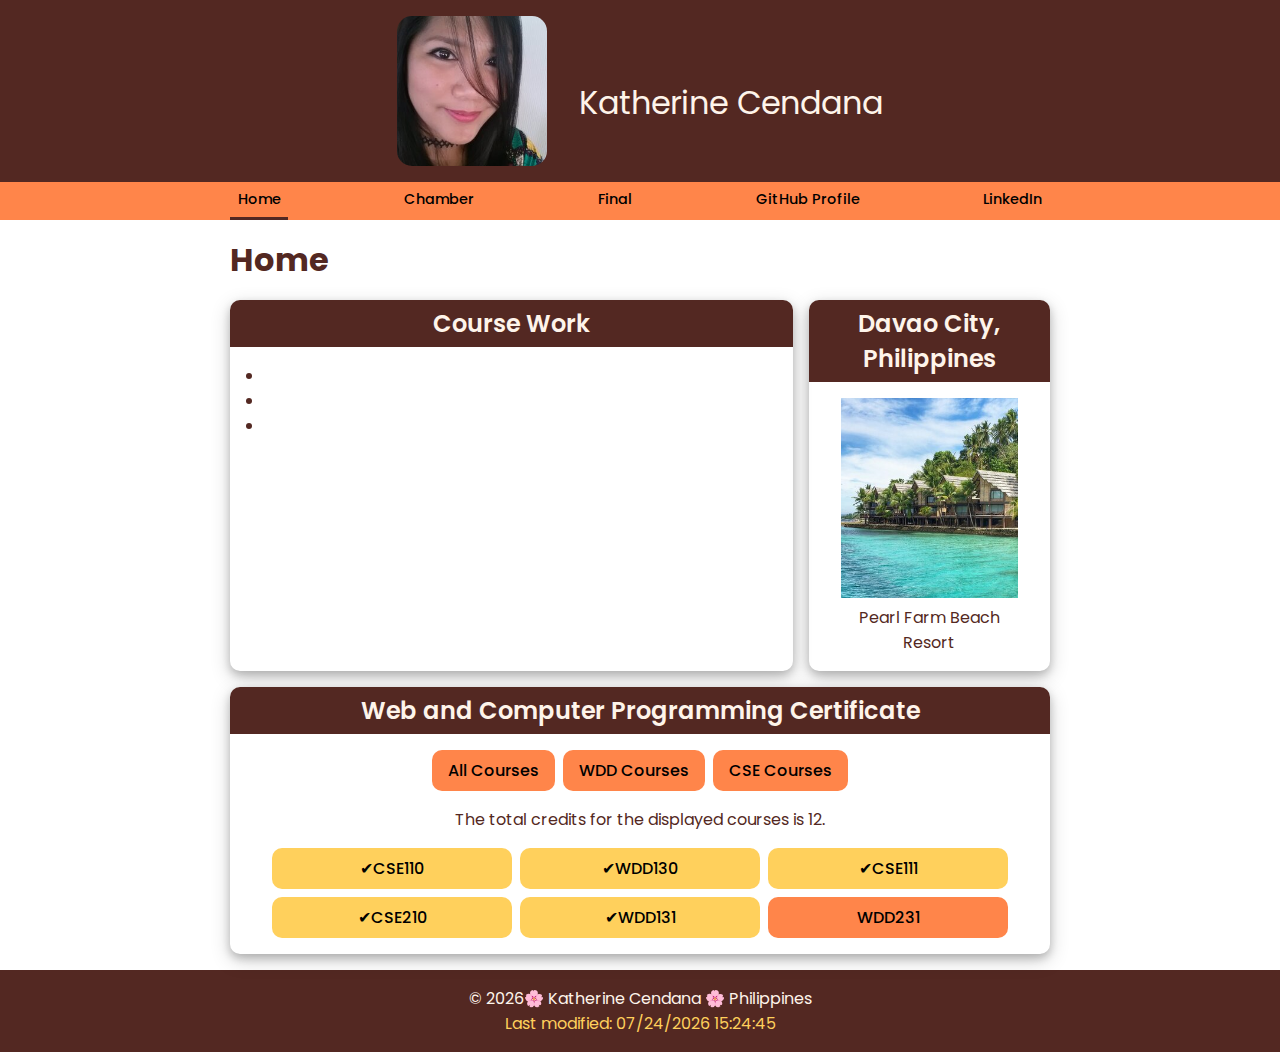
<file: index.html>
<!DOCTYPE html>
<html lang="en">
    <head>
        <meta charset="UTF-8">
        <meta name="viewport" content="width=device-width, initial-scale=1.0">
        <meta name="author" content="Katherine Cendana" />
        <meta name="description" content="WDD 231 - Web Frontend Development I with Katherine Cendana, covering essential skills in HTML, CSS, JavaScript, and responsive design for creating dynamic, user-friendly websites. Learn about key web development concepts, best practices, and tools for building visually engaging and functional web pages">
        <title>WDD 231 - Web Frontend Development I - Katherine Cendana</title>
        <link rel="preconnect" href="https://fonts.googleapis.com">
        <link rel="preconnect" href="https://fonts.gstatic.com" crossorigin>
        <link href="https://fonts.googleapis.com/css2?family=Poppins:ital,wght@0,100;0,200;0,300;0,400;0,500;0,600;0,700;0,800;0,900;1,100;1,200;1,300;1,400;1,500;1,600;1,700;1,800;1,900&display=swap" rel="stylesheet">
        <link rel="stylesheet" href="styles/base.css">
        <link rel="stylesheet" href="styles/large.css">         
        <script  defer src="scripts/date.js"></script>
        <script  defer src="scripts/navigation.js"></script>
        <script  defer src="scripts/course.js"></script>
    </head>
<body>
    <header>
        <div  class="nav-button" id="nav-button">
            <span class="ham"></span>
            <span class="ham"></span>
            <span class="ham"></span>   
        </div>
        <div class="header_imgCon">
            <img src="images/kcpic.jpg" alt="Katherine image">
            <p class="name">Katherine Cendana</p>
        </div>
        <nav>
            <ul class="navi">
                <li class="active"><a href="index.html">Home</a></li>
                <li><a href="#">Chamber</a></li>
                <li><a href="#">Final</a></li>
                <li><a href="https://github.com/Kccendana">GitHub Profile</a></li>
                <li><a href="https://www.linkedin.com/in/katherinecendana/">LinkedIn</a></li>
            </ul>
        </nav>
    </header>
    <main>
        <h1>Home</h1>
            <section class="course-workCon">
                <h2 class="title">Course Work</h2>
                <ul class="course-work">
                    <li></li>
                    <li></li>
                    <li></li>
                </ul>
            </section>
            <section class="place">
                <h2 class="title">Davao City, Philippines</h2>
                <figure>
                    <img src="images/davao.jpg" alt="Pearl Farm Beach Resort">
                    <figcaption>Pearl Farm Beach Resort</figcaption>
                    </figure>
            </section>
            <section class="certificate">
                <h2 class="title">Web and Computer Programming Certificate</h2>
                <ul class="courses button">
                    <li id="all">All Courses</li>
                    <li id="wdd">WDD Courses</li>
                    <li id="cse">CSE Courses</li>
                </ul>
                <p class="totalcredits">The total credit is</p>

                <ul id="course-lists" class="course-lists button">
                    <li><span class="subject">CSE</span><span class="number">110</span></li>
                    <li><span class="subject">WDD</span><span class="number">110</span></li>
                    <li><span class="subject">WDD</span><span class="number">110</span></li>
                    <li><span class="subject">WDD</span><span class="number">110</span></li>
                    <li><span class="subject">✔WDD</span><span class="number">110</span></li>
                
                </ul>
            </section>
    </main> 
    <footer>
        <p>&copy; <span id="currentyear"></span>🌸 Katherine Cendana 🌸 Philippines</p>
        <p class="lastModif">Last modified: <span id="lastModified"></span></p>
    </footer>
</body>
</html>
</file>
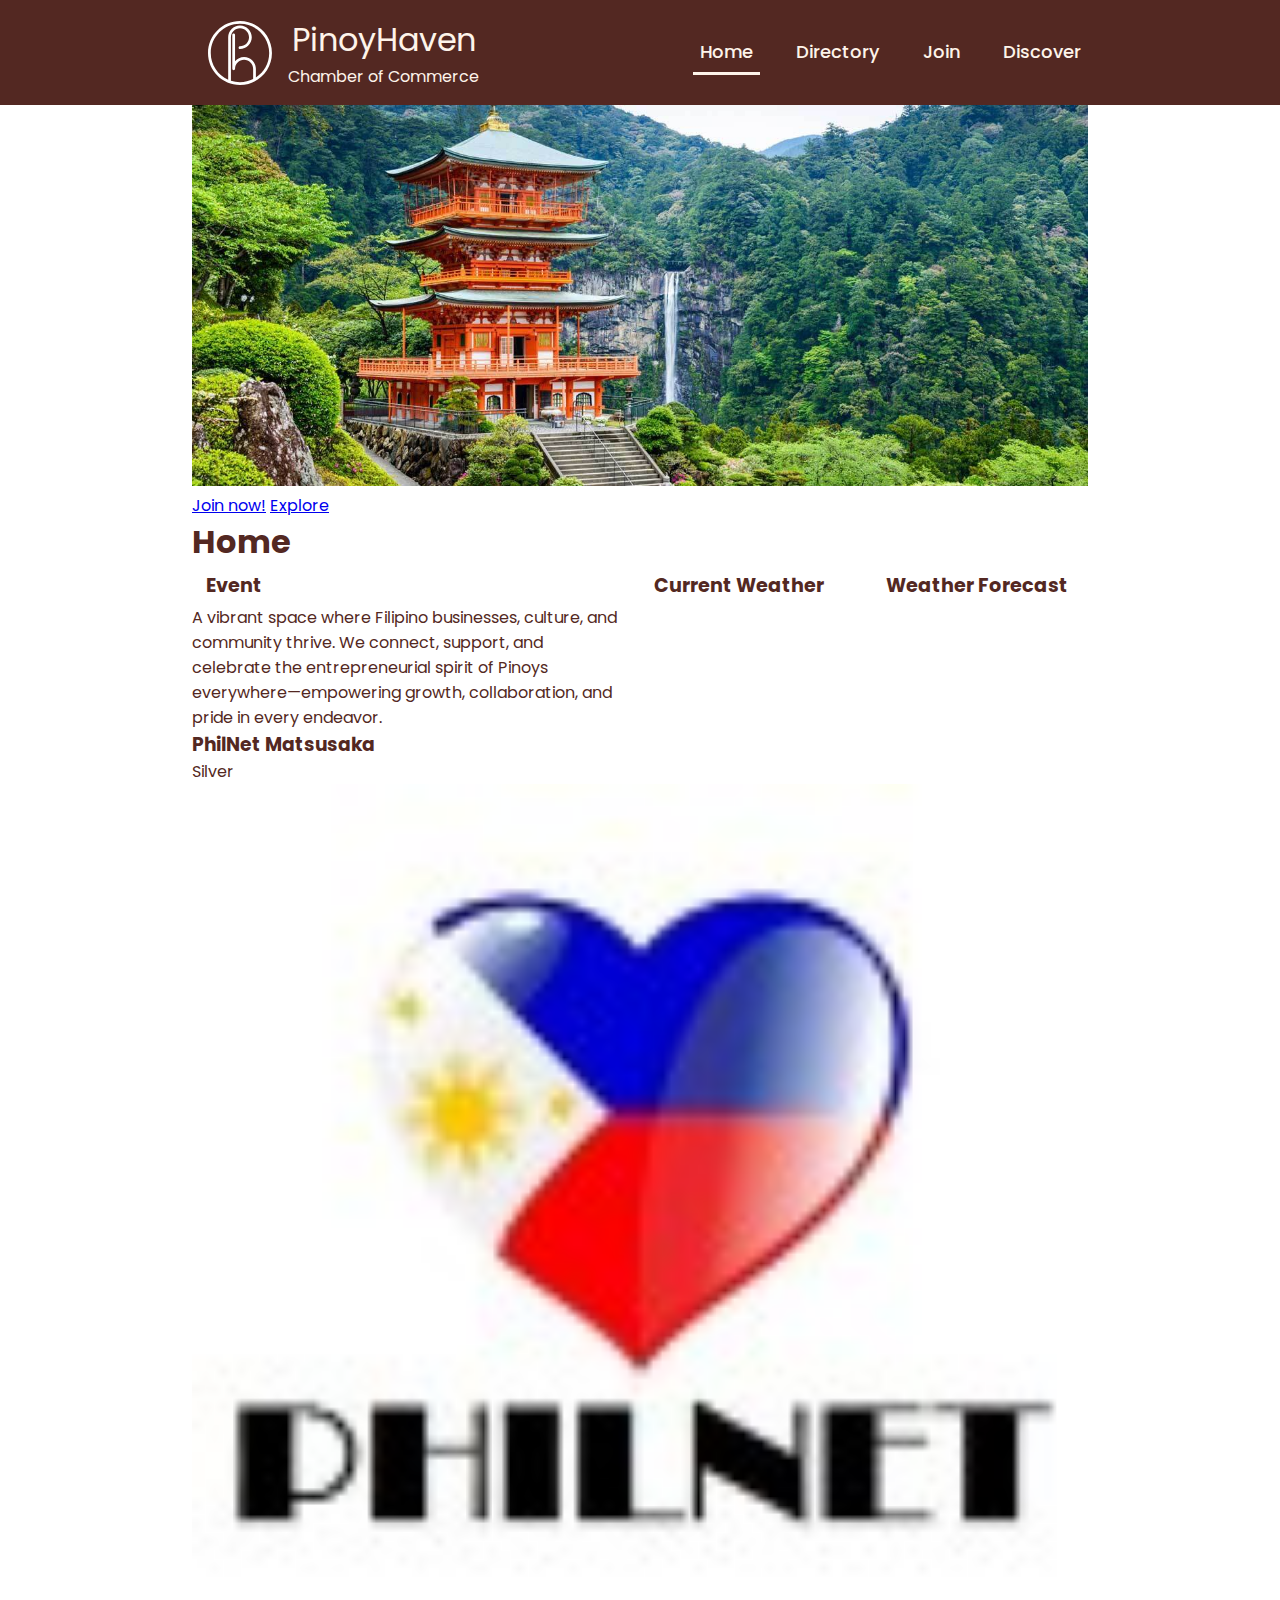
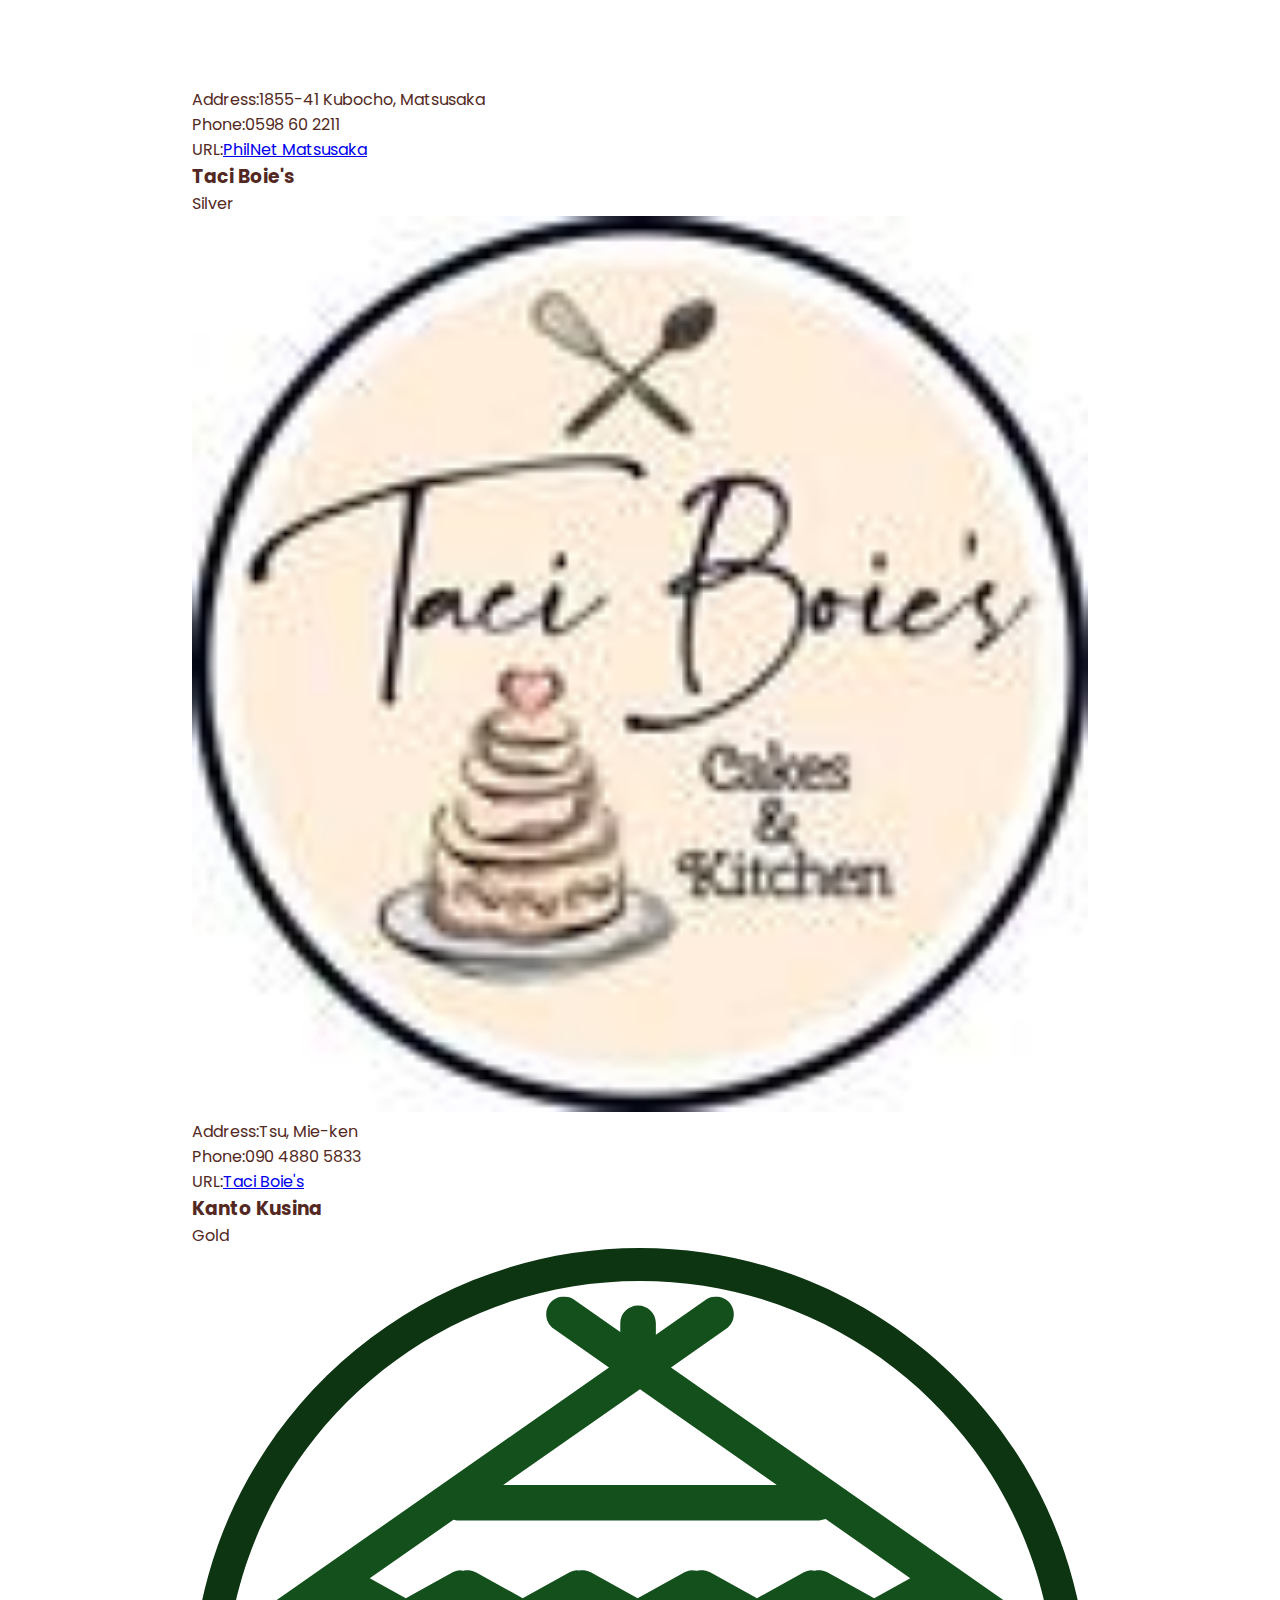
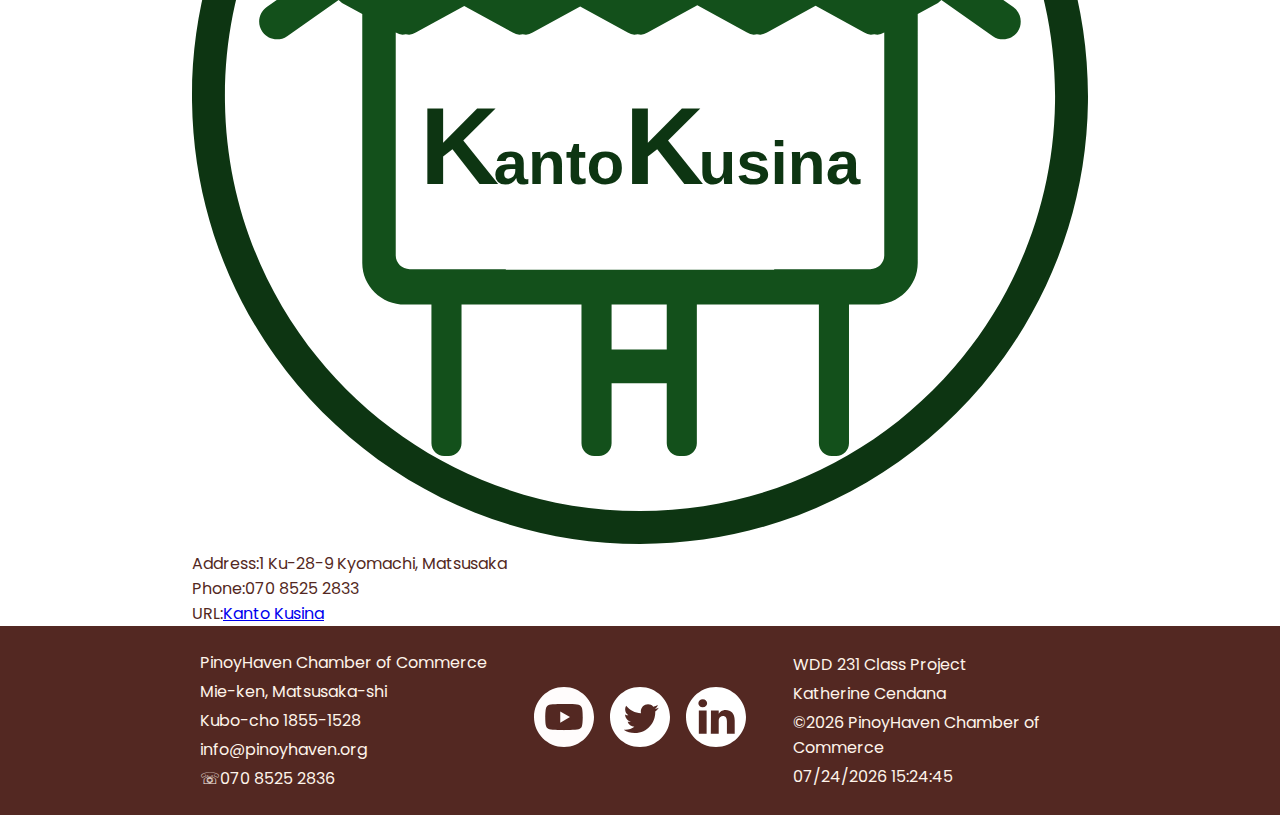
<file: chamber/index.html>
<!DOCTYPE html>
<html lang="en">
<head>
    <meta charset="UTF-8">
    <meta name="viewport" content="width=device-width, initial-scale=1.0">
    <title>PinoyHaven Chamber of Commerce Directory</title>
    <meta name="description" content="Directory Page for the Chamber of Commerce Website Project">
    <meta name="author" content="Katherine Cendana">
    <meta property="og:title" content="PinoyHaven Chamber of Commerce Home Page">
    <meta property="og:type" content="website">
    <meta property="og:image" content="https://kccendana.github.io/wdd231/chamber/images/ise-shima-bgr.webp">
    <meta property="og:url" content="https://kccendana.github.io/wdd231/chamber/directory.html">
    <meta property="og:description" content="Connecting Filipino entrepreneurs and businesses worldwide. PinoyHaven Chamber of Commerce empowers growth through community, resources, and global opportunities.">
    <link rel="icon" type="image/svg" sizes="32x32" href="images/phlogokc.svg">
    <link rel="preconnect" href="https://fonts.googleapis.com">
    <link rel="preconnect" href="https://fonts.gstatic.com" crossorigin>
    <link href="https://fonts.googleapis.com/css2?family=Poppins:ital,wght@0,100;0,200;0,300;0,400;0,500;0,600;0,700;0,800;0,900;1,100;1,200;1,300;1,400;1,500;1,600;1,700;1,800;1,900&display=swap" rel="stylesheet">
    <link rel="stylesheet" href="styles/base.css">
    <link rel="stylesheet" href="styles/large.css">         
    <script  defer src="scripts/date.js"></script>
    <script  defer src="scripts/navigation.js"></script>
    <script defer src="scripts/index.js"></script>
</head>
<body>
    <header>
        <div  class="nav-button" id="nav-button">
            <span class="ham"></span>
            <span class="ham"></span>
            <span class="ham"></span>   
        </div>
        <div class="header_imgCon">
            <img src="images/phlogo.svg" alt="philhaven logo" width="64" height="64">
            <div class="chamber-nameCon">
                <p class="name">PinoyHaven</p>
                <span class="chamber">Chamber of Commerce</span>
            </div>
            
        </div>
        <nav>
            <ul class="navi">
                <li class="active"><a href="index.html">Home</a></li>
                <li><a href="directory.html">Directory</a></li>
                <li><a href="#">Join</a></li>
                <li><a href="#">Discover</a></li>
            </ul>
        </nav>
    </header>
    <main>
        <div class="banner">
             <picture>
                <source media="(min-width:650px)" srcset="images/large.jpg">
                <source media="(min-width:465px)" srcset="images/small.jpg">
                <img src="images/original.jpg" alt="hero image">
          </picture>
        
          <div class="buttonCon">
                <a href="#" class="button">Join now!</a>
                <a href="#" class="button">Explore</a>
            </div>
        </div>
        <h1>Home</h1>
        <section class="eventweather">
            <div class="event">
                <h2 class="title">Event</h2>
                <p>A vibrant space where Filipino businesses, culture, and community thrive. We connect, support, and celebrate the entrepreneurial spirit of Pinoys everywhere—empowering growth, collaboration, and pride in every endeavor.</p>
            </div>
            <div class="currentweather">
                <h2 class="title">Current Weather</h2>
                <div class="weather-info"></div>
            </div>
            <div class="forecast">
                <h2 class="title">Weather Forecast</h2>
                <ul class="forecast-info"></ul>
            </div>
        </section>
        <section class="businesses"></section>
    </main>
    <footer class="footer">
         <div class="chamber-info info">
            <p class="chamber">PinoyHaven Chamber of Commerce</p>
            <p>Mie-ken, Matsusaka-shi</p>
            <p>Kubo-cho 1855-1528</p>
            <p>info@pinoyhaven.org</p>
            <p>☏070 8525 2836</p>        
        </div>

        <div class="socmed">
            <a href="">
                <img src="images/youtube.svg" alt="Youtube">
            </a>
            <a href="">
                <img src="images/twitter.svg" alt="Twitter">
            </a>
            <a href="">
                <img src="images/linkedin.svg" alt="LinkedIn">
            </a>
        </div>

        <div class="student-info info">
            <p>WDD 231 Class Project</p>
            <p>Katherine Cendana</p>
            <p>
                &copy;<span id="currentyear"></span>
                PinoyHaven Chamber of Commerce
            </p>
            <p id="lastModified"></p>
        </div>
    </footer>
</body>
</html>
</file>
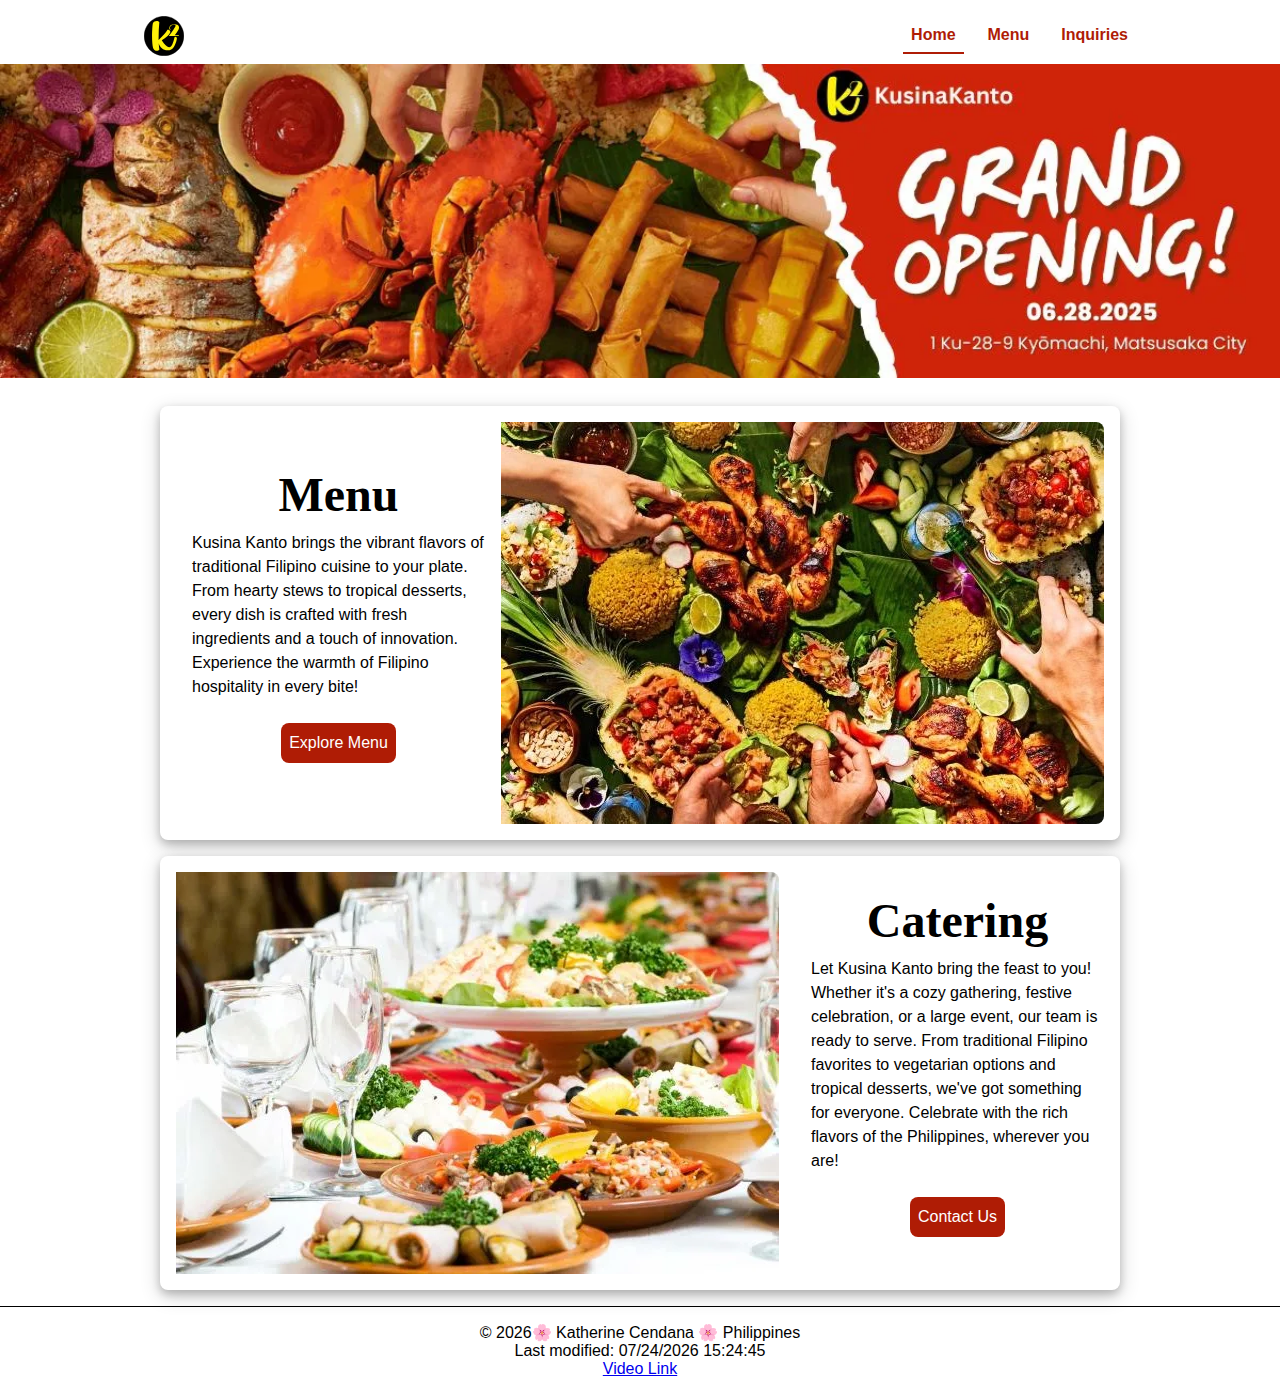
<file: final/index.html>
<!-- Home page -->

<!DOCTYPE html>
<html lang="en">
<head>
    <meta charset="UTF-8">
    <meta name="viewport" content="width=device-width, initial-scale=1.0">
    <meta name="author" content="Katherine Cendana">
    <meta name="description" content="Explore our mouthwatering menu featuring a variety of dishes including beef, chicken, pork, desserts, and bread. Discover your favorites and order now!">
    <meta property="og:title" content="KusinaKanto Checkout Thank you page">
    <meta property="og:type" content="website">
    <meta property="og:image" content="https://kccendana.github.io/wdd231/final/images/large.webp">
    <meta property="og:url" content="https://kccendana.github.io/wdd231/final/index.html">
    <meta property="og:description" content="Fostering connections between Filipino and Japanese communities through traditional Filipino cuisine and cultural exchange.">
    <title>Kusina Kanto</title>
    <link rel="icon" type="image/svg" sizes="32x32" href="images/kanto-logo.svg">
    <link rel="preconnect" href="https://fonts.googleapis.com">
    <link rel="preconnect" href="https://fonts.gstatic.com" crossorigin>
    <link href="https://fonts.googleapis.com/css2?family=Poppins:ital,wght@0,100;0,200;0,300;0,400;0,500;0,600;0,700;0,800;0,900;1,100;1,200;1,300;1,400;1,500;1,600;1,700;1,800;1,900&display=swap" rel="stylesheet">
    <link rel="stylesheet" href="styles/base.css">
    <link rel="stylesheet" href="styles/large.css"> 
    <script type="module" src="scripts/navigation.js"></script>  
</head>
<body>
    <header>
        <nav>
            <img src="images/kanto-logo.svg" alt="" class="logo">
            <div  class="nav-button" id="nav-button">
                <span class="ham"></span>
                <span class="ham"></span>
                <span class="ham"></span>   
            </div>
            <ul class="navi">
                <li class="navMenu"><a class="active" href="index.html">Home</a></li>
                <li class="navMenu"><a href="menu.html">Menu</a></li>
                <li class="navMenu"><a href="inquiry.html">Inquiries</a></li>
            </ul>
        </nav>
    </header>
    <main>
        <div class="hero">
            <picture>
                <source media="(min-width:650px)" srcset="images/kusinakanto.webp">
                <source media="(max-width:649px)" srcset="images/small.webp"> 
                <img src="images/kusinakanto.webp" alt="hero image">
          </picture>
        </div>
        <section class="bk-section">
            <img src="images/pinoyfood.webp" alt="kusinakanto menu" loading="lazy">
            <div class="info">
                <h1 class="section-title"> Menu</h1>
                <p>
                    Kusina Kanto brings the vibrant flavors of traditional Filipino cuisine to your plate. From hearty stews to tropical desserts, every dish is crafted with fresh ingredients and a touch of innovation. Experience the warmth of Filipino hospitality in every bite!
                </p>
                <a href="menu.html" class="button">
                    Explore Menu
                </a>
            </div>
        </section>
        <section class="bk-section">
            <img src="images/catering.webp" alt="kusinakanto catering" loading="lazy">
            <div class="info">
                <h2 class="section-title">Catering</h2>
                <p>
                    Let Kusina Kanto bring the feast to you! Whether it's a cozy gathering, festive celebration, or a large event, our team is ready to serve. From traditional Filipino favorites to vegetarian options and tropical desserts, we've got something for everyone. Celebrate with the rich flavors of the Philippines, wherever you are!
                </p>
                <a href="inquiry.html" class="button">
                    Contact Us
                </a>
            </div>
        </section>
    </main>
    <footer>
        <p>&copy; <span id="year"></span>🌸 Katherine Cendana 🌸 Philippines</p>
        <p class="lastModif">Last modified: <span id="lastModif"></span></p>
        <a href="https://www.loom.com/share/3620b24150f94741b6f5c4a26985df7e?sid=236d2754-14f7-4e5a-8ec1-6565b1dd93a9">Video Link</a>
    </footer>
</body>
</html>
</file>
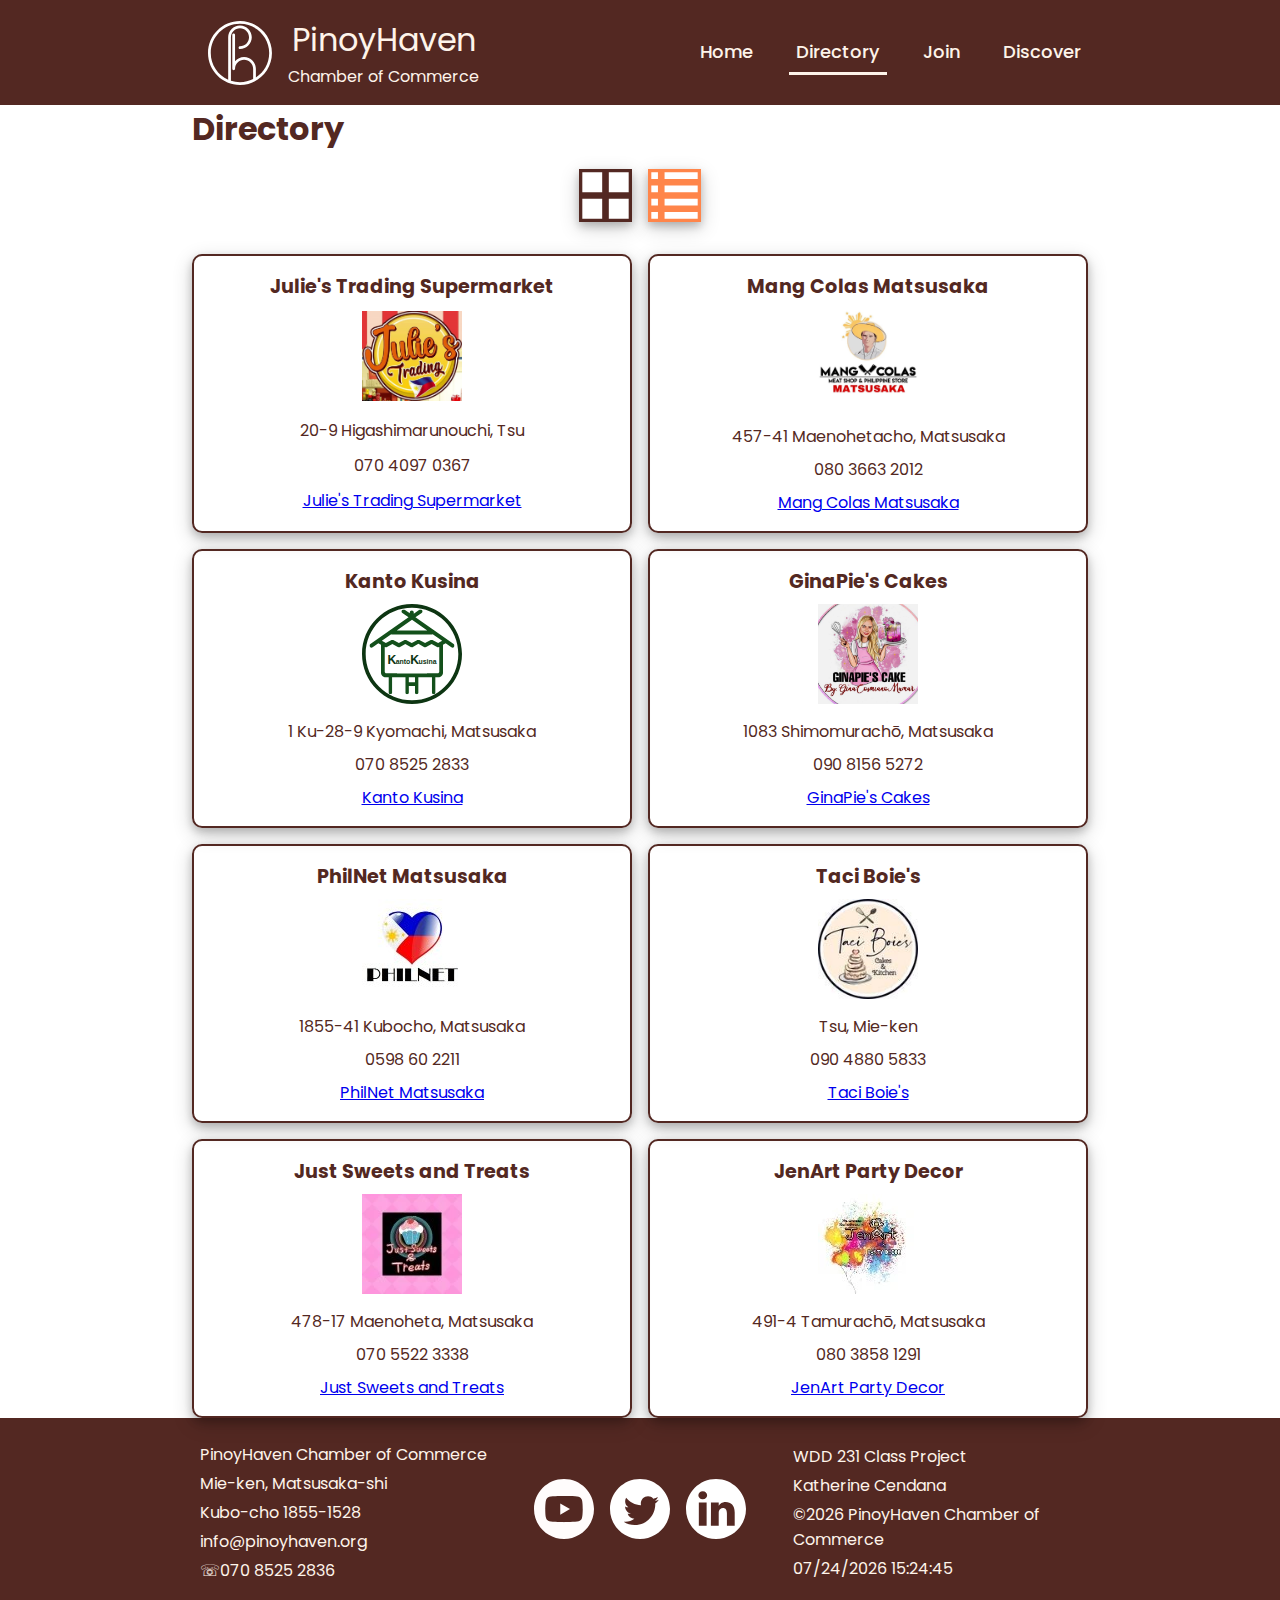
<file: chamber/directory.html>
<!DOCTYPE html>
<html lang="en">
<head>
    <meta charset="UTF-8">
    <meta name="viewport" content="width=device-width, initial-scale=1.0">
    <title>PinoyHaven Chamber of Commerce Directory</title>
    <meta name="description" content="Directory Page for the Chamber of Commerce Website Project">
    <meta name="author" content="Katherine Cendana">
    <meta property="og:title" content="PinoyHaven Chamber of Commerce Directory Page">
    <meta property="og:type" content="website">
    <meta property="og:image" content="https://kccendana.github.io/wdd231/chamber/images/ise-shima-bgr.webp">
    <meta property="og:url" content="https://kccendana.github.io/wdd231/chamber/directory.html">
    <link rel="icon" type="image/svg" sizes="32x32" href="images/phlogoFavi.svg">
    <link rel="preconnect" href="https://fonts.googleapis.com">
    <link rel="preconnect" href="https://fonts.gstatic.com" crossorigin>
    <link href="https://fonts.googleapis.com/css2?family=Poppins:ital,wght@0,100;0,200;0,300;0,400;0,500;0,600;0,700;0,800;0,900;1,100;1,200;1,300;1,400;1,500;1,600;1,700;1,800;1,900&display=swap" rel="stylesheet">
    <link rel="stylesheet" href="styles/base.css">
    <link rel="stylesheet" href="styles/large.css">         
    <script  defer src="scripts/date.js"></script>
    <script  defer src="scripts/navigation.js"></script>
    <script  defer src="scripts/directory.js"></script>
</head>
<body>
    <header>
        <div  class="nav-button" id="nav-button">
            <span class="ham"></span>
            <span class="ham"></span>
            <span class="ham"></span>   
        </div>
        <div class="header_imgCon">
            <img src="images/phlogo.svg" alt="philhaven logo" width="64" height="64">
            <div class="chamber-nameCon">
                <p class="name">PinoyHaven</p>
                <span class="chamber">Chamber of Commerce</span>
            </div>
            
        </div>
        <nav>
            <ul class="navi">
                <li><a href="#">Home</a></li>
                <li class="active"><a href="directory.html">Directory</a></li>
                <li><a href="#">Join</a></li>
                <li><a href="#">Discover</a></li>
            </ul>
        </nav>
    </header>
    <main>
        <h1>Directory</h1>
        <div class="buttonContainer">
            <button class="grid-button button_member activeButton">
                <img src="images/grid.svg" alt="grid-button">
            </button>
            <button class="list-button button_member">
                <img src="images/list.svg" alt="list-button">
            </button>
        </div>
        <div id="memberList" class="memberCardCon grid">
        </div>
    </main>
    <footer class="footer">
         <div class="chamber-info info">
            <p class="chamber">PinoyHaven Chamber of Commerce</p>
            <p>Mie-ken, Matsusaka-shi</p>
            <p>Kubo-cho 1855-1528</p>
            <p>info@pinoyhaven.org</p>
            <p>☏070 8525 2836</p>        
        </div>

        <div class="socmed">
            <a href="">
                <img src="images/youtube.svg" alt="Youtube">
            </a>
            <a href="">
                <img src="images/twitter.svg" alt="Twitter">
            </a>
            <a href="">
                <img src="images/linkedin.svg" alt="LinkedIn">
            </a>
        </div>

        <div class="student-info info">
            <p>WDD 231 Class Project</p>
            <p>Katherine Cendana</p>
            <p>
                &copy;<span id="currentyear"></span>
                PinoyHaven Chamber of Commerce
            </p>
            <p id="lastModified"></p>
        </div>
    </footer>
</body>
</html>
</file>
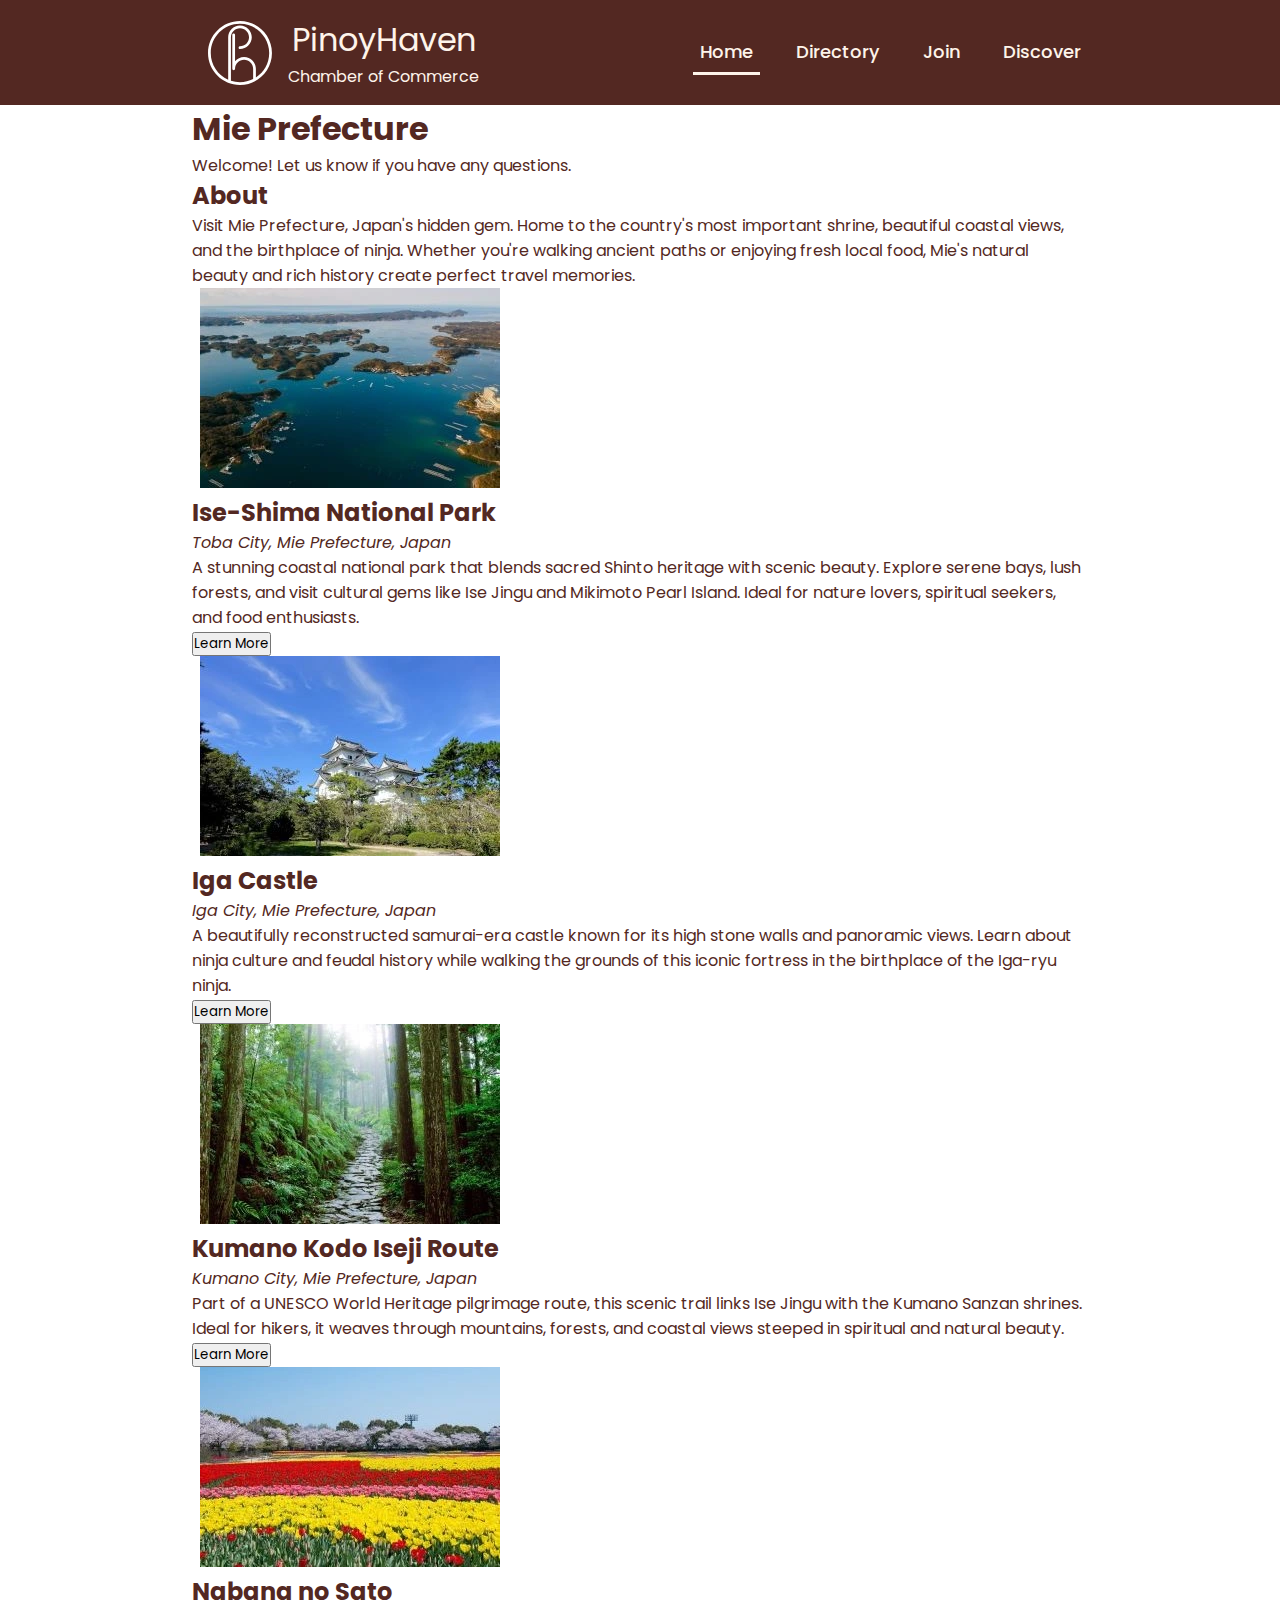
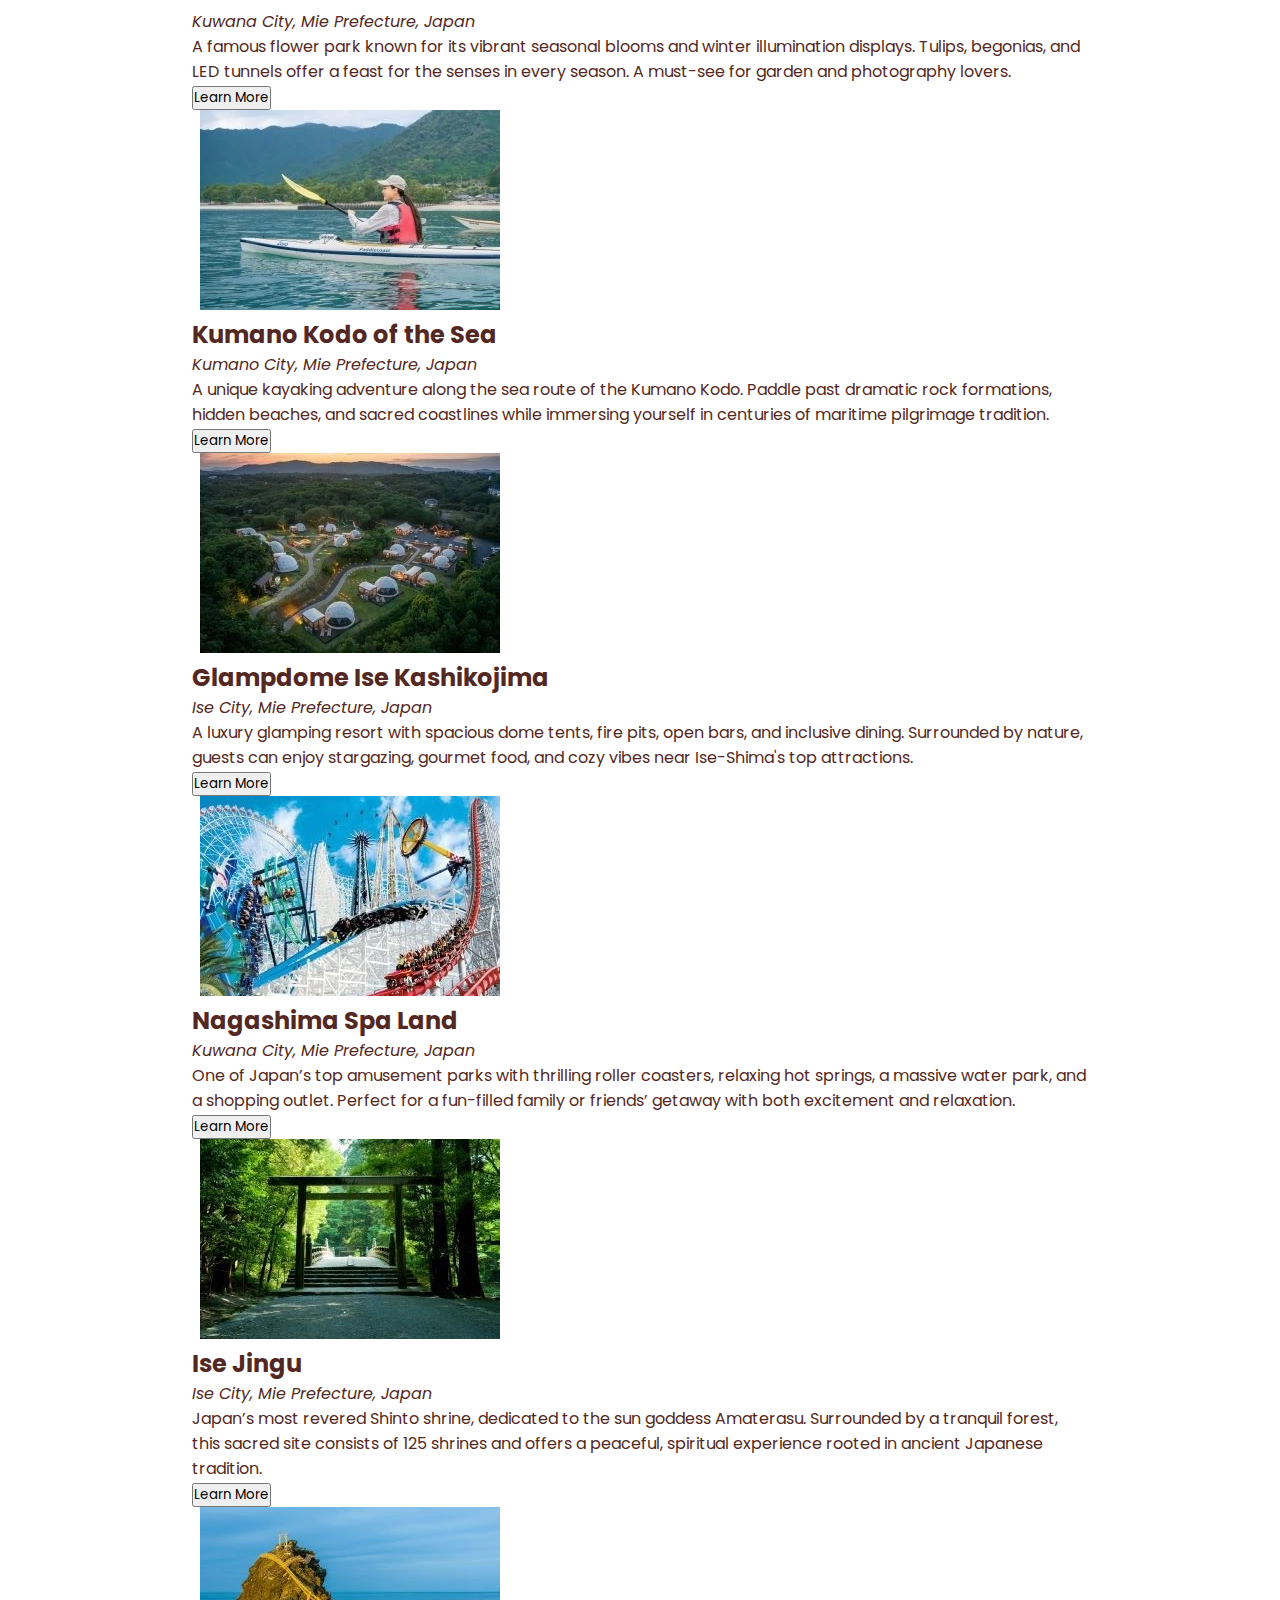
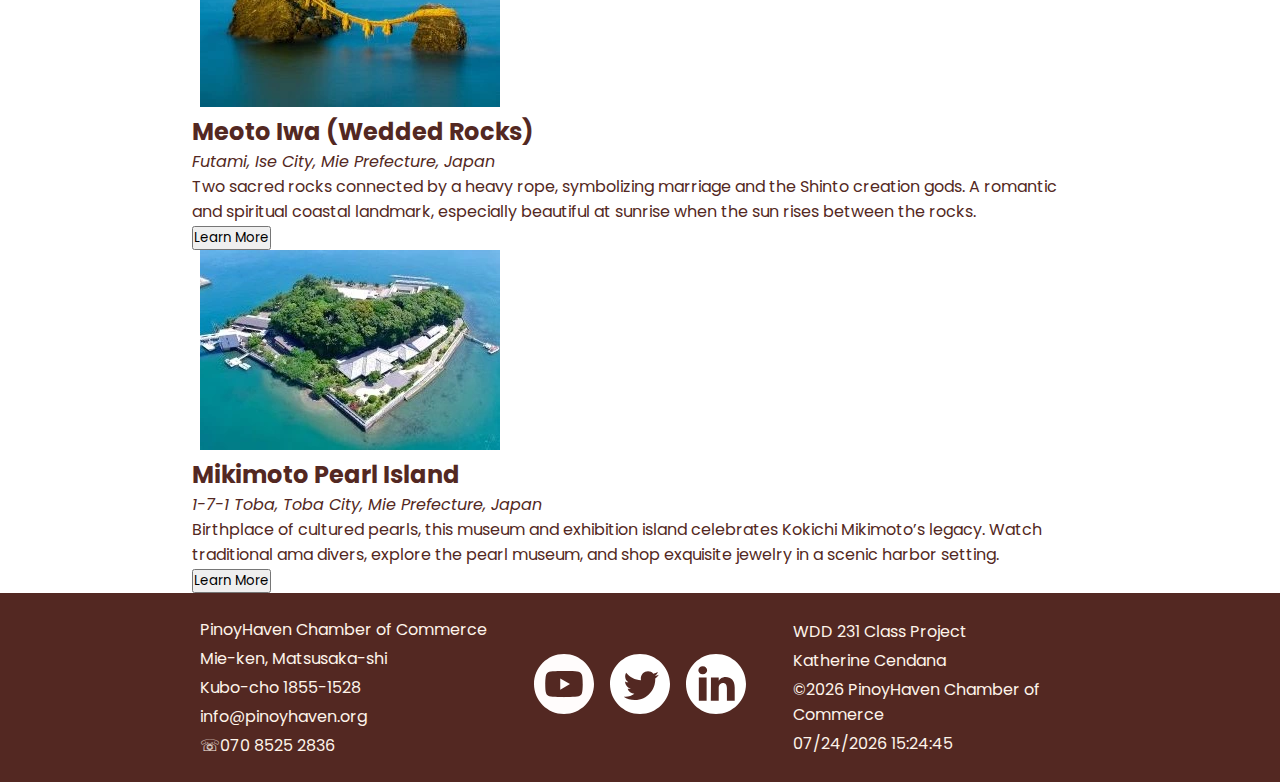
<file: chamber/discover.html>
<!DOCTYPE html>
<html lang="en">
<head>
    <meta charset="UTF-8">
    <meta name="viewport" content="width=device-width, initial-scale=1.0">
    <title>PinoyHaven Chamber of Commerce Directory</title>
    <meta name="description" content="Directory Page for the Chamber of Commerce Website Project">
    <meta name="author" content="Katherine Cendana">
    <meta property="og:title" content="PinoyHaven Chamber of Commerce Home Page">
    <meta property="og:type" content="website">
    <meta property="og:image" content="https://kccendana.github.io/wdd231/chamber/images/ise-shima-bgr.webp">
    <meta property="og:url" content="https://kccendana.github.io/wdd231/chamber/directory.html">
    <meta property="og:description" content="Connecting Filipino entrepreneurs and businesses worldwide. PinoyHaven Chamber of Commerce empowers growth through community, resources, and global opportunities.">
    <link rel="icon" type="image/svg" sizes="32x32" href="images/phlogokc.svg">
    <link rel="preconnect" href="https://fonts.googleapis.com">
    <link rel="preconnect" href="https://fonts.gstatic.com" crossorigin>
    <link href="https://fonts.googleapis.com/css2?family=Poppins:ital,wght@0,100;0,200;0,300;0,400;0,500;0,600;0,700;0,800;0,900;1,100;1,200;1,300;1,400;1,500;1,600;1,700;1,800;1,900&display=swap" rel="stylesheet">
    <link rel="stylesheet" href="styles/base.css">
    <link rel="stylesheet" href="styles/medium.css">
    <link rel="stylesheet" href="styles/large.css">
              
    <script  defer src="scripts/date.js"></script>
    <script  defer src="scripts/navigation.js"></script>
    <script defer type="module" src="scripts/discover.js"></script>
</head>
<body>
    <header>
        <div  class="nav-button" id="nav-button">
            <span class="ham"></span>
            <span class="ham"></span>
            <span class="ham"></span>   
        </div>
        <div class="header_imgCon">
            <img src="images/phlogo.svg" alt="philhaven logo" width="64" height="64">
            <div class="chamber-nameCon">
                <p class="name">PinoyHaven</p>
                <span class="chamber">Chamber of Commerce</span>
            </div>
            
        </div>
        <nav>
            <ul class="navi">
                <li class="active"><a href="index.html">Home</a></li>
                <li><a href="directory.html">Directory</a></li>
                <li><a href="join.html">Join</a></li>
                <li><a href="#">Discover</a></li>
            </ul>
        </nav>
    </header>
    <main>
         <h1>Mie Prefecture</h1>
        <div class="home about">
            <div class="welcome">
                <div id="here">
                </div>
            </div>

            <section>
                <h2>About</h2>
                <div>
                    <p>
                        Visit Mie Prefecture, Japan's hidden gem. Home to the country's most important shrine, beautiful coastal views, and the birthplace of ninja. Whether you're walking ancient paths or enjoying fresh local food, Mie's natural beauty and rich history create perfect travel memories.
                    </p>
                </div>
            </section>
        </div>
        <div id="allplaces"></div>
    </main>
    <footer class="footer">
         <div class="chamber-info info">
            <p class="chamber">PinoyHaven Chamber of Commerce</p>
            <p>Mie-ken, Matsusaka-shi</p>
            <p>Kubo-cho 1855-1528</p>
            <p>info@pinoyhaven.org</p>
            <p>☏070 8525 2836</p>        
        </div>

        <div class="socmed">
            <a href="">
                <img src="images/youtube.svg" alt="Youtube">
            </a>
            <a href="">
                <img src="images/twitter.svg" alt="Twitter">
            </a>
            <a href="">
                <img src="images/linkedin.svg" alt="LinkedIn">
            </a>
        </div>

        <div class="student-info info">
            <p>WDD 231 Class Project</p>
            <p>Katherine Cendana</p>
            <p>
                &copy;<span id="currentyear"></span>
                PinoyHaven Chamber of Commerce
            </p>
            <p id="lastModified"></p>
        </div>
    </footer>
</body>
</html>
</file>
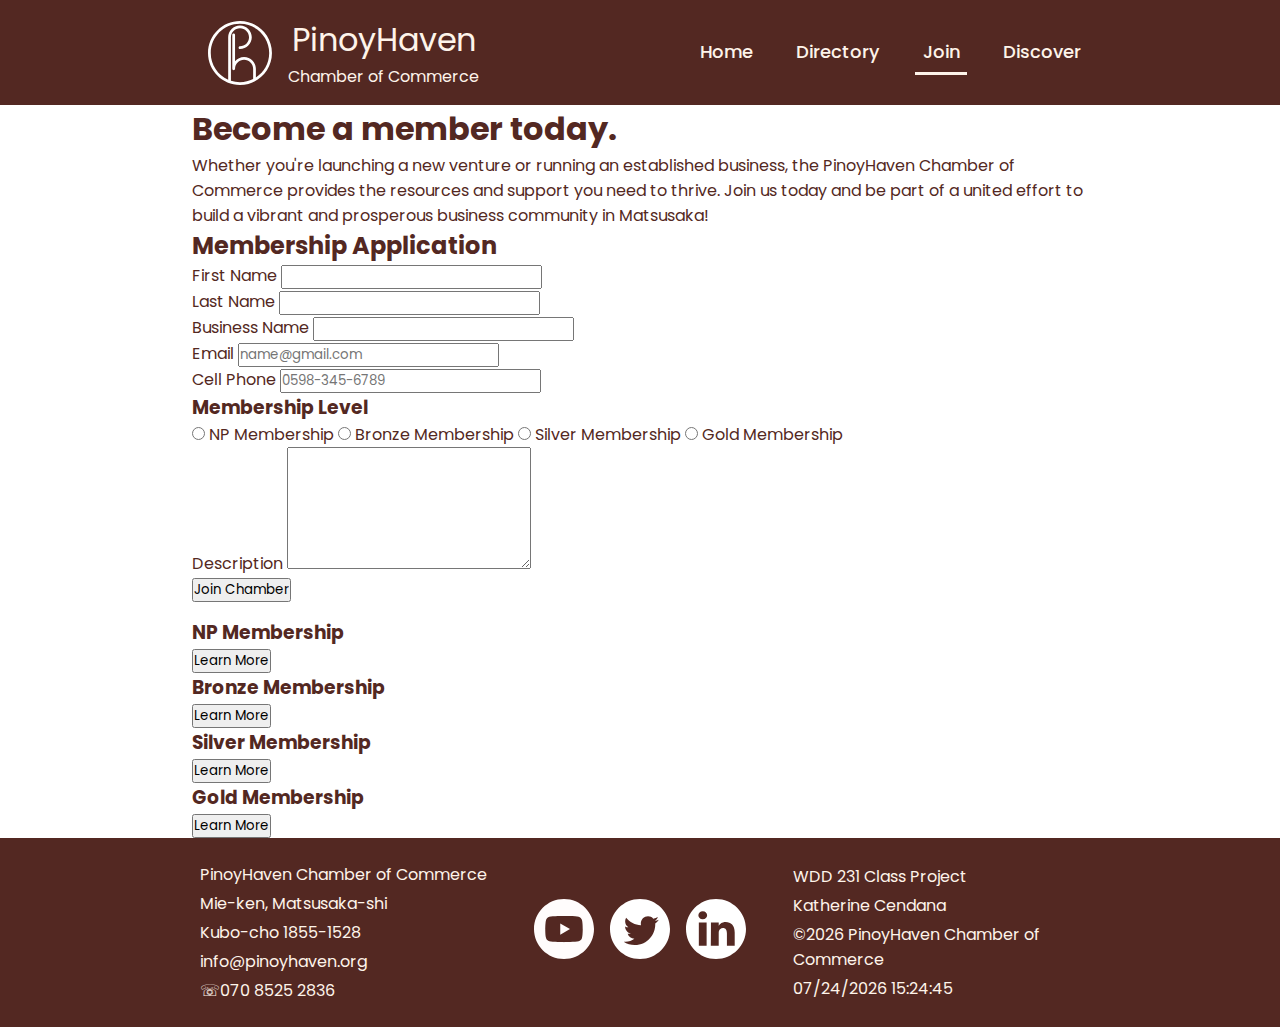
<file: chamber/join.html>
<!DOCTYPE html>
<html lang="en">
<head>
    <meta charset="UTF-8">
    <meta name="viewport" content="width=device-width, initial-scale=1.0">
    <title>PinoyHaven Chamber of Commerce Directory</title>
    <meta name="description" content="Directory Page for the Chamber of Commerce Website Project">
    <meta name="author" content="Katherine Cendana">
    <meta property="og:title" content="PinoyHaven Chamber of Commerce Join Page">
    <meta property="og:type" content="website">
    <meta property="og:image" content="https://kccendana.github.io/wdd231/chamber/images/ise-shima-bgr.webp">
    <meta property="og:url" content="https://kccendana.github.io/wdd231/chamber/directory.html">
    <meta property="og:description" content="Connecting Filipino entrepreneurs and businesses worldwide. PinoyHaven Chamber of Commerce empowers growth through community, resources, and global opportunities.">
    <link rel="icon" type="image/svg" sizes="32x32" href="images/phlogokc.svg">
    <link rel="preconnect" href="https://fonts.googleapis.com">
    <link rel="preconnect" href="https://fonts.gstatic.com" crossorigin>
    <link href="https://fonts.googleapis.com/css2?family=Poppins:ital,wght@0,100;0,200;0,300;0,400;0,500;0,600;0,700;0,800;0,900;1,100;1,200;1,300;1,400;1,500;1,600;1,700;1,800;1,900&display=swap" rel="stylesheet">
    <link rel="stylesheet" href="styles/base.css">
    <link rel="stylesheet" href="styles/large.css">         
    <script  defer src="scripts/date.js"></script>
    <script  defer src="scripts/navigation.js"></script>
    <script defer src="scripts/join.js"></script>
</head>
<body>
    <header>
        <div  class="nav-button" id="nav-button">
            <span class="ham"></span>
            <span class="ham"></span>
            <span class="ham"></span>   
        </div>
        <div class="header_imgCon">
            <img src="images/phlogo.svg" alt="philhaven logo" width="64" height="64">
            <div class="chamber-nameCon">
                <p class="name">PinoyHaven</p>
                <span class="chamber">Chamber of Commerce</span>
            </div>
            
        </div>
        <nav>
            <ul class="navi">
                <li><a href="index.html">Home</a></li>
                <li><a href="directory.html">Directory</a></li>
                <li class="active"><a href="join.html">Join</a></li>
                <li><a href="#">Discover</a></li>
            </ul>
        </nav>
    </header>
    <main>
        <h1>Become a member today.</h1>
        <p>Whether you're launching a new venture or running an established business, the PinoyHaven Chamber of Commerce provides the resources and support you need to thrive.
Join us today and be part of a united effort to build a vibrant and prosperous business community in Matsusaka!</p>

        <section class="formMemCon">
            <form action="thankyou.html" method="get">
                <h2>Membership Application</h2>
                <div class="inputCon">
                    <label for="firstname">First Name</label>
                    <input id="firstname" type="text" name="firstname" title="Your First Name" autocomplete="given-name" required>
                </div>
                <div class="inputCon">
                    <label for="lastname">Last Name</label>
                    <input id="lastname" type="text" name="lastname" title="Your Last Name" autocomplete="family-name" required>
                </div>
                <div class="inputCon">
                    <label for="businesstitle">Business Name</label>
                    <input id="businesstitle" type="text" name="orgtitle" title="Please enter at least 7 characters, using only letters, spaces, and hyphens" autocomplete="organization-title"  pattern="[A-Za-z\s\-]{7,}">
                </div>
                <div class="inputCon">
                    <label for="email">Email</label>
                    <input id="email" type="email" name="email" title="Your Email" autocomplete="email" placeholder="name@gmail.com" required>
                </div>
                <div class="inputCon">
                    <label>Cell Phone</label>
                    <input type="tel" name="phone" title="Your Phone Number" autocomplete="tel" placeholder="0598-345-6789" pattern="^[0-9-]+$" required>
                </div>
                <div class="inputCon">
                    <h3>Membership Level</h3>
                    <label><input type="radio" name="membership" value="np" required> NP Membership</label>
                    <label><input type="radio" name="membership" value="bronze"> Bronze Membership</label>
                    <label><input type="radio" name="membership" value="silver"> Silver Membership</label>
                    <label><input type="radio" name="membership" value="gold"> Gold Membership</label>
                </div>
                <div class="inputCon">
                    <label class="desc-label" for="description">Description </label>
                    <textarea name="description" id="description" rows="6"></textarea>
                </div>
                <input type="hidden" name="timestamp" id="timestamp">
                <input class="button" type="submit" value="Join Chamber">
            </form>
            <div class="memLevel"></div>
            <dialog id="memDetails"></dialog>
        </section>
    </main>
    <footer class="footer">
         <div class="chamber-info info">
            <p class="chamber">PinoyHaven Chamber of Commerce</p>
            <p>Mie-ken, Matsusaka-shi</p>
            <p>Kubo-cho 1855-1528</p>
            <p>info@pinoyhaven.org</p>
            <p>☏070 8525 2836</p>        
        </div>

        <div class="socmed">
            <a href="">
                <img src="images/youtube.svg" alt="Youtube">
            </a>
            <a href="">
                <img src="images/twitter.svg" alt="Twitter">
            </a>
            <a href="">
                <img src="images/linkedin.svg" alt="LinkedIn">
            </a>
        </div>

        <div class="student-info info">
            <p>WDD 231 Class Project</p>
            <p>Katherine Cendana</p>
            <p>
                &copy;<span id="currentyear"></span>
                PinoyHaven Chamber of Commerce
            </p>
            <p id="lastModified"></p>
        </div>
    </footer>
</body>
</html>
</file>
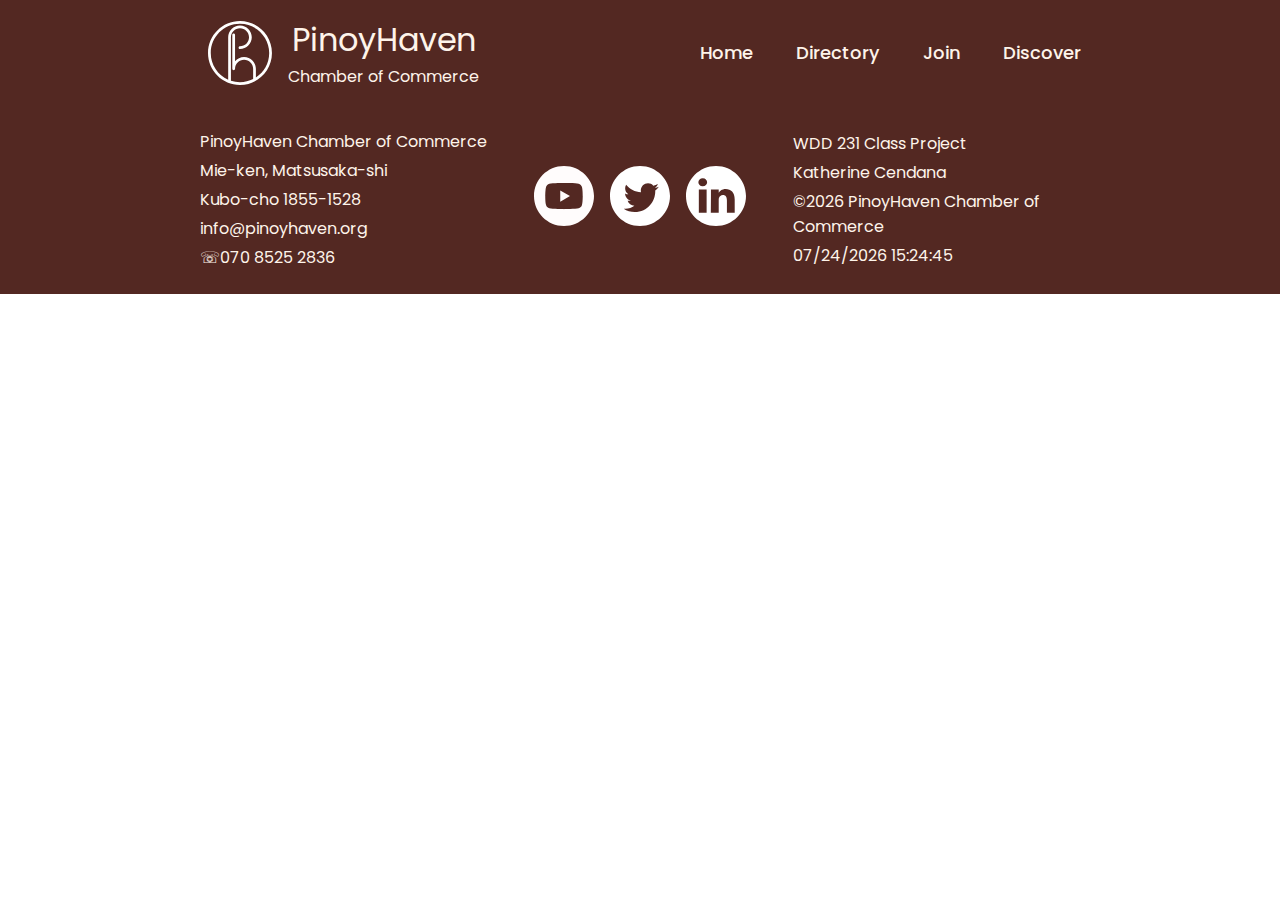
<file: chamber/thankyou.html>
<!DOCTYPE html>
<html lang="en">
<head>
    <meta charset="UTF-8">
    <meta name="viewport" content="width=device-width, initial-scale=1.0">
    <title>PinoyHaven Chamber of Commerce Directory</title>
    <meta name="description" content="Directory Page for the Chamber of Commerce Website Project">
    <meta name="author" content="Katherine Cendana">
    <meta property="og:title" content="PinoyHaven Chamber of Commerce Thank You Page">
    <meta property="og:type" content="website">
    <meta property="og:image" content="https://kccendana.github.io/wdd231/chamber/images/ise-shima-bgr.webp">
    <meta property="og:url" content="https://kccendana.github.io/wdd231/chamber/directory.html">
    <meta property="og:description" content="Connecting Filipino entrepreneurs and businesses worldwide. PinoyHaven Chamber of Commerce empowers growth through community, resources, and global opportunities.">
    <link rel="icon" type="image/svg" sizes="32x32" href="images/phlogokc.svg">
    <link rel="preconnect" href="https://fonts.googleapis.com">
    <link rel="preconnect" href="https://fonts.gstatic.com" crossorigin>
    <link href="https://fonts.googleapis.com/css2?family=Poppins:ital,wght@0,100;0,200;0,300;0,400;0,500;0,600;0,700;0,800;0,900;1,100;1,200;1,300;1,400;1,500;1,600;1,700;1,800;1,900&display=swap" rel="stylesheet">
    <link rel="stylesheet" href="styles/base.css">
    <link rel="stylesheet" href="styles/large.css">         
    <script  defer src="scripts/date.js"></script>
    <script  defer src="scripts/navigation.js"></script>
    <script defer src="scripts/thankyou.js"></script>
</head>
<body>
    <header>
        <div  class="nav-button" id="nav-button">
            <span class="ham"></span>
            <span class="ham"></span>
            <span class="ham"></span>   
        </div>
        <div class="header_imgCon">
            <img src="images/phlogo.svg" alt="philhaven logo" width="64" height="64">
            <div class="chamber-nameCon">
                <p class="name">PinoyHaven</p>
                <span class="chamber">Chamber of Commerce</span>
            </div>
            
        </div>
        <nav>
            <ul class="navi">
                <li><a href="index.html">Home</a></li>
                <li><a href="directory.html">Directory</a></li>
                <li><a href="join.html">Join</a></li>
                <li><a href="discover.html">Discover</a></li>
            </ul>
        </nav>
    </header>
    <main>
        <div id="thanks"></div>
    </main>
    <footer class="footer">
         <div class="chamber-info info">
            <p class="chamber">PinoyHaven Chamber of Commerce</p>
            <p>Mie-ken, Matsusaka-shi</p>
            <p>Kubo-cho 1855-1528</p>
            <p>info@pinoyhaven.org</p>
            <p>☏070 8525 2836</p>        
        </div>

        <div class="socmed">
            <a href="">
                <img src="images/youtube.svg" alt="Youtube">
            </a>
            <a href="">
                <img src="images/twitter.svg" alt="Twitter">
            </a>
            <a href="">
                <img src="images/linkedin.svg" alt="LinkedIn">
            </a>
        </div>

        <div class="student-info info">
            <p>WDD 231 Class Project</p>
            <p>Katherine Cendana</p>
            <p>
                &copy;<span id="currentyear"></span>
                PinoyHaven Chamber of Commerce
            </p>
            <p id="lastModified"></p>
        </div>
    </footer>
</body>
</html>
</file>
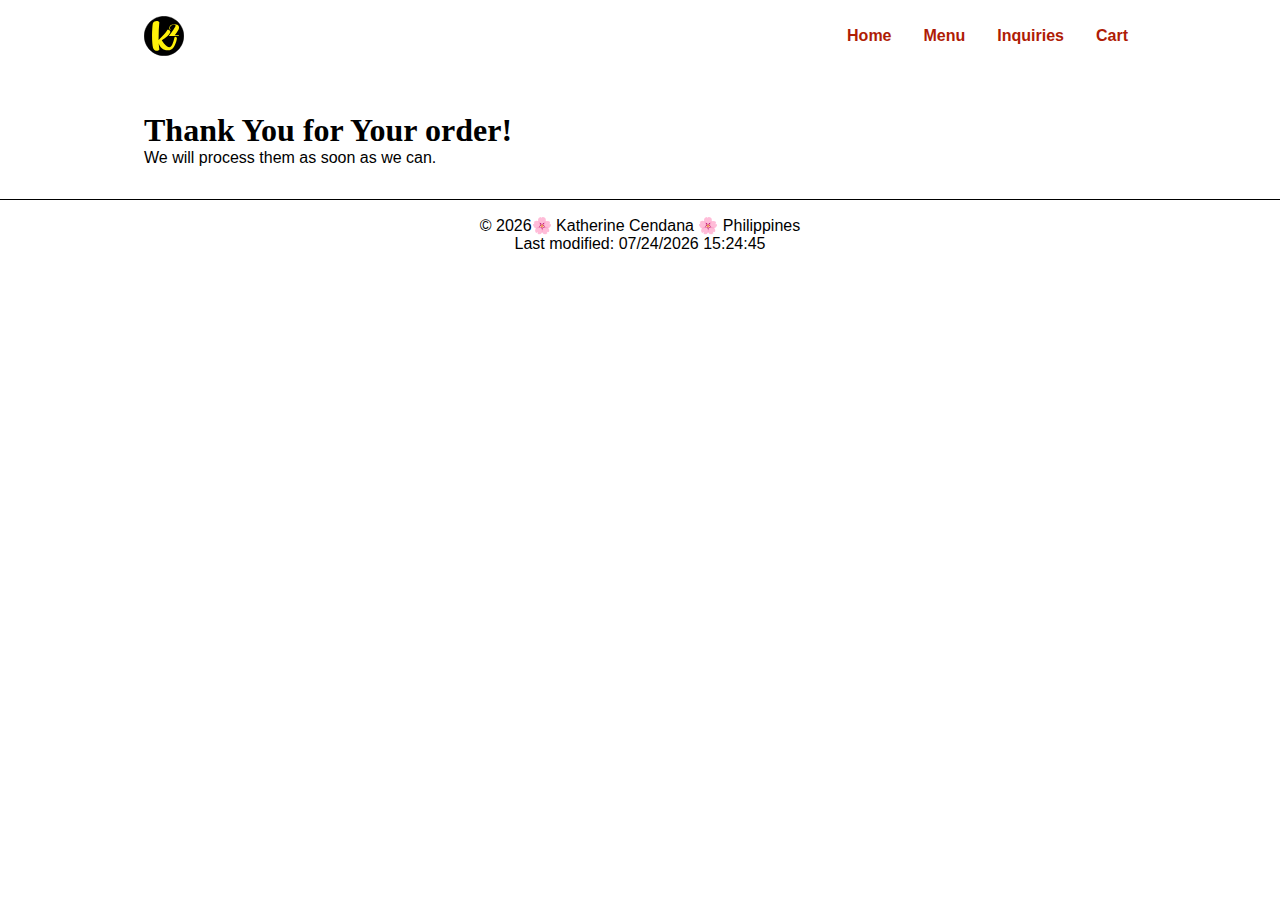
<file: final/checkoutthank.html>
<!-- Home page -->
<!DOCTYPE html>
<html lang="en">
<head>
    <meta charset="UTF-8">
    <meta name="viewport" content="width=device-width, initial-scale=1.0">
    <meta name="author" content="Katherine Cendana">
    <meta name="description" content="Explore our mouthwatering menu featuring a variety of dishes including beef, chicken, pork, desserts, and bread. Discover your favorites and order now!">
    <meta property="og:title" content="KusinaKanto Checkout Thank you page">
    <meta property="og:type" content="website">
    <meta property="og:image" content="https://kccendana.github.io/wdd231/final/images/large.webp">
    <meta property="og:url" content="https://kccendana.github.io/wdd231/final/checkoutthank.html">
    <meta property="og:description" content="Fostering connections between Filipino and Japanese communities through traditional Filipino cuisine and cultural exchange.">
    <title>Kusina Kanto</title>
    <link rel="icon" href="images/kanto-logo.svg" type="image/x-icon">
    <link rel="preconnect" href="https://fonts.googleapis.com">
    <link rel="preconnect" href="https://fonts.gstatic.com" crossorigin>
    <link href="https://fonts.googleapis.com/css2?family=Poppins:ital,wght@0,100;0,200;0,300;0,400;0,500;0,600;0,700;0,800;0,900;1,100;1,200;1,300;1,400;1,500;1,600;1,700;1,800;1,900&display=swap" rel="stylesheet">
    <link rel="stylesheet" href="styles/base.css">
    <link rel="stylesheet" href="styles/large.css"> 
    <script type="module" src="scripts/navigation.js"></script>  
</head>
<body>
    <header>
        <nav>
            <img src="images/kanto-logo.svg" alt="" class="logo">
            <div  class="nav-button" id="nav-button">
                <span class="ham"></span>
                <span class="ham"></span>
                <span class="ham"></span>   
            </div>
            <ul class="navi">
                <li class="navMenu"><a href="kusinakanto.html">Home</a></li>
                <li class="navMenu"><a href="menu.html">Menu</a></li>
                <li class="navMenu"><a href="inquiry.html">Inquiries</a></li>
                 <li class="navMenu"><a href="order.html">Cart</a></li>
            </ul>
        </nav>
    </header>
    <main class="main">
        <div class="thanks-con">
            <h1>Thank You for Your order!</h1>
           <p>We will process them as soon as we can.</p>   
           </div>
    </main>
    <footer>
        <p>&copy; <span id="year"></span>🌸 Katherine Cendana 🌸 Philippines</p>
        <p class="lastModif">Last modified: <span id="lastModif"></span></p>
    </footer>
</body>
</html>
</file>
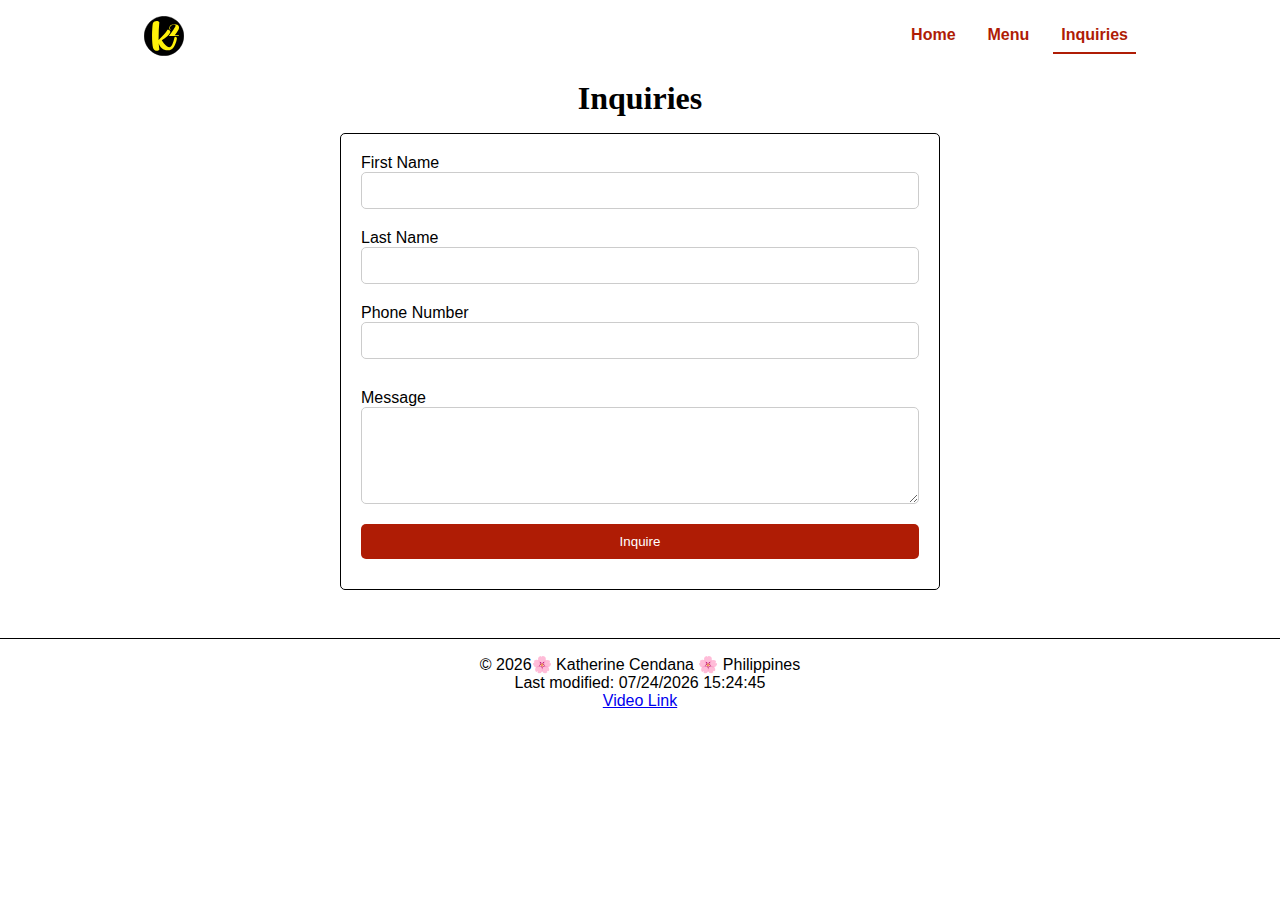
<file: final/inquiry.html>
<!DOCTYPE html>
<html lang="en">
<head>
    <meta charset="UTF-8">
    <meta name="viewport" content="width=device-width, initial-scale=1.0">
    <meta name="author" content="Katherine Cendana">
    <meta name="description" content="Explore our mouthwatering menu featuring a variety of dishes including beef, chicken, pork, desserts, and bread. Discover your favorites and order now!">
    <meta property="og:title" content="KusinaKanto Checkout Thank you page">
    <meta property="og:type" content="website">
    <meta property="og:image" content="https://kccendana.github.io/wdd231/final/images/large.webp">
    <meta property="og:url" content="https://kccendana.github.io/wdd231/final/inquiry.html">
    <meta property="og:description" content="Fostering connections between Filipino and Japanese communities through traditional Filipino cuisine and cultural exchange.">
    <title>Kusina Kanto Inquiries</title>

    <link rel="icon" type="image/svg" sizes="32x32" href="images/kanto-logo.svg">
    <link href="https://fonts.googleapis.com/css2?family=Poppins:ital,wght@0,100;0,200;0,300;0,400;0,500;0,600;0,700;0,800;0,900;1,100;1,200;1,300;1,400;1,500;1,600;1,700;1,800;1,900&display=swap" rel="stylesheet">
    <link rel="stylesheet" href="styles/base.css">
    <link rel="stylesheet" href="styles/large.css">    
    <script  type="module" src="scripts/navigation.js"></script>
    <script defer src="scripts/inquiry.js"></script>
<body>
    <header>
        <nav>
            <img src="images/kanto-logo.svg" alt="" class="logo">
            <div  class="nav-button" id="nav-button">
                <span class="ham"></span>
                <span class="ham"></span>
                <span class="ham"></span>   
            </div>
            <ul class="navi">
                <li class="navMenu"><a href="index.html">Home</a></li>
                <li class="navMenu"><a href="menu.html">Menu</a></li>
                <li class="navMenu"><a class="active" href="inquiry.html">Inquiries</a></li>
            </ul>
        </nav>
    </header>
    <main class="form_main">
        <h1 class="form-head">Inquiries</h1>
        <form action="thank_you.html" method="get">
            <div class="container">
                  <!-- User Name -->
                 <label for="user-firstname">First Name</label>
                 <input type="text" id="user-firstname" name="user-firstname" required>
              </div>
            <div class="container">
                  <!-- User Name -->
                 <label for="user-lastname"> Last Name</label>
                 <input type="text" id="user-lastname" name="user-lastname" required>
              </div>
            <div class="container">
                  <!-- contact number -->
                 <label for="contact_number">Phone Number</label>
                 <input type="text" id="contact_number" name="contact_number" required>
              </div>
 
             <!-- message/inquiries -->
              <div class="container"></div>
              <div class="container">
                 <label for="message">Message</label>
                 <textarea id="message" name="message" rows="5" required></textarea>   
              </div>
               <input type="hidden" name="timestamp" id="timestamp">
             
              
             <!-- Submit Button -->
             <input type="submit" value="Inquire">
         </form>
    </main>
    <footer>
        <p>&copy; <span id="year"></span>🌸 Katherine Cendana 🌸 Philippines</p>
        <p class="lastModif">Last modified: <span id="lastModif"></span></p>
        <a href="https://www.loom.com/share/3620b24150f94741b6f5c4a26985df7e?sid=236d2754-14f7-4e5a-8ec1-6565b1dd93a9">Video Link</a>
    </footer>
</body>
</html>
</file>
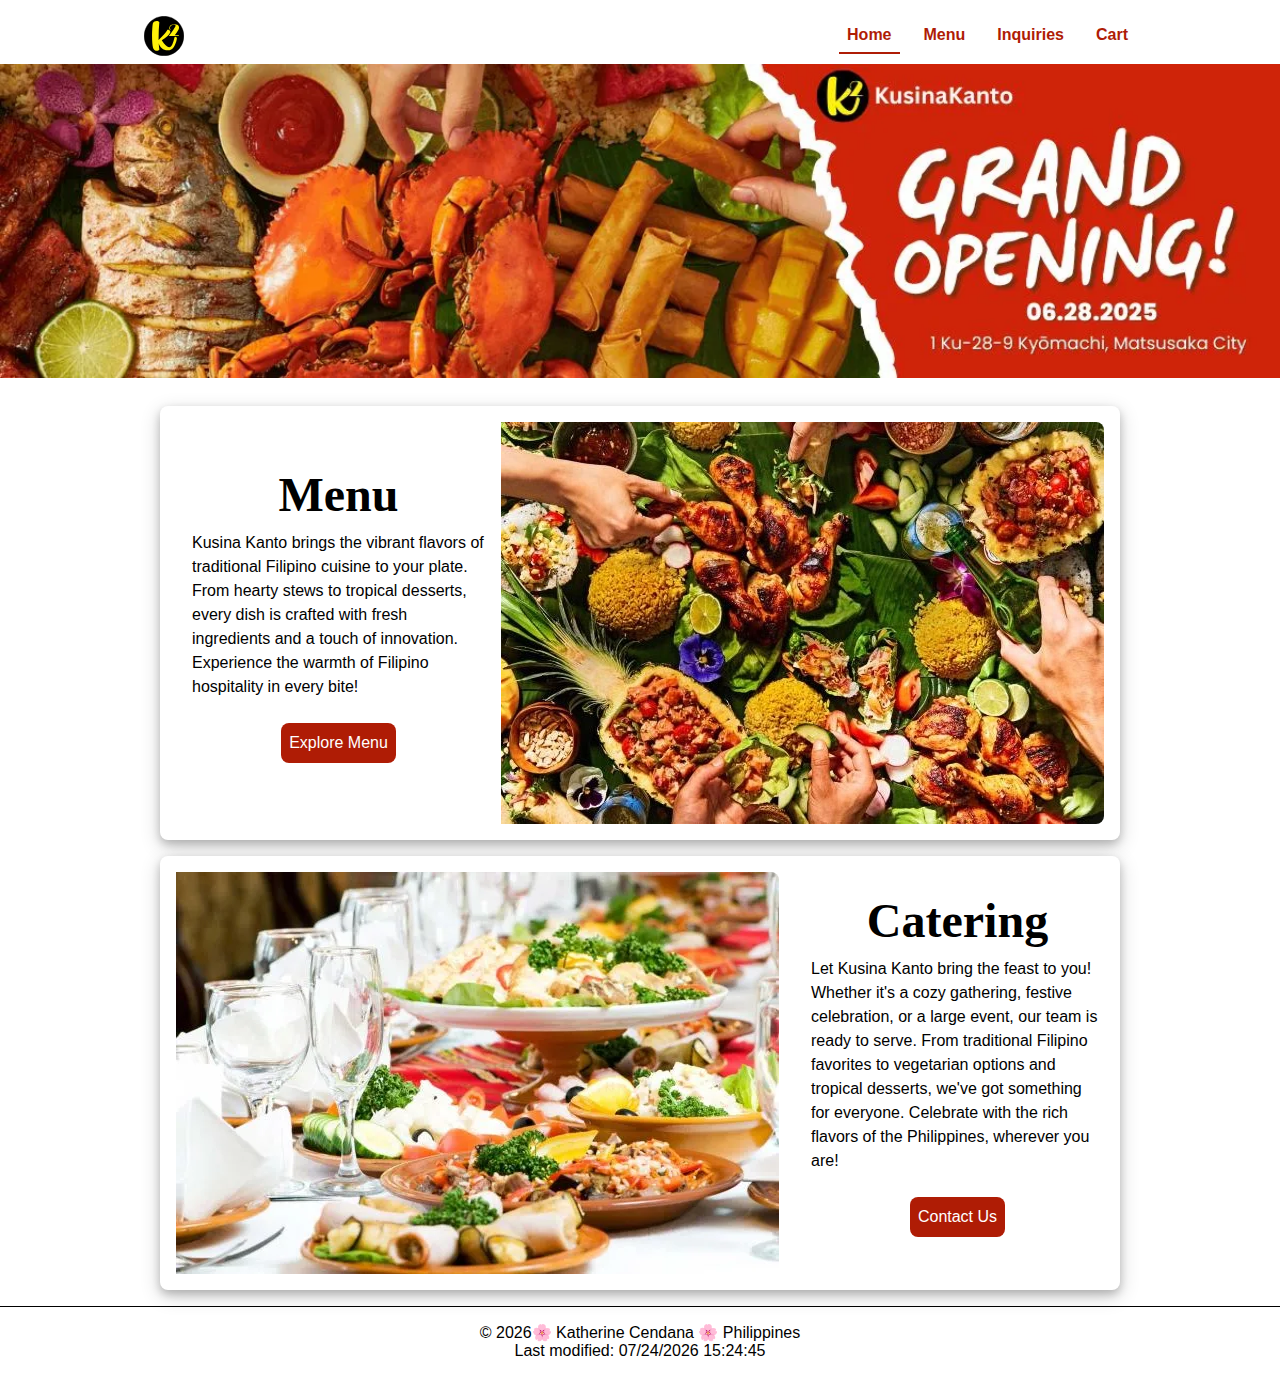
<file: final/kusinakanto.html>
<!-- Home page -->

<!DOCTYPE html>
<html lang="en">
<head>
    <meta charset="UTF-8">
    <meta name="viewport" content="width=device-width, initial-scale=1.0">
    <meta name="author" content="Katherine Cendana">
    <meta name="description" content="Explore our mouthwatering menu featuring a variety of dishes including beef, chicken, pork, desserts, and bread. Discover your favorites and order now!">
    <meta property="og:title" content="KusinaKanto Checkout Thank you page">
    <meta property="og:type" content="website">
    <meta property="og:image" content="https://kccendana.github.io/wdd231/final/images/large.webp">
    <meta property="og:url" content="https://kccendana.github.io/wdd231/final/index.html">
    <meta property="og:description" content="Fostering connections between Filipino and Japanese communities through traditional Filipino cuisine and cultural exchange.">
    <title>Kusina Kanto</title>
    <link rel="icon" href="images/kanto-logo.svg" type="image/x-icon">
    <link rel="preconnect" href="https://fonts.googleapis.com">
    <link rel="preconnect" href="https://fonts.gstatic.com" crossorigin>
    <link href="https://fonts.googleapis.com/css2?family=Poppins:ital,wght@0,100;0,200;0,300;0,400;0,500;0,600;0,700;0,800;0,900;1,100;1,200;1,300;1,400;1,500;1,600;1,700;1,800;1,900&display=swap" rel="stylesheet">
    <link rel="stylesheet" href="styles/base.css">
    <link rel="stylesheet" href="styles/large.css"> 
    <script type="module" src="scripts/navigation.js"></script>  
</head>
<body>
    <header>
        <nav>
            <img src="images/kanto-logo.svg" alt="" class="logo">
            <div  class="nav-button" id="nav-button">
                <span class="ham"></span>
                <span class="ham"></span>
                <span class="ham"></span>   
            </div>
            <ul class="navi">
                <li class="navMenu"><a class="active" href="kusinakanto.html">Home</a></li>
                <li class="navMenu"><a href="menu.html">Menu</a></li>
                <li class="navMenu"><a href="inquiry.html">Inquiries</a></li>
                <li class="navMenu"><a href="order.html">Cart</a></li>
            </ul>
        </nav>
    </header>
    <main>
        <div class="hero">
            <picture>
                <source media="(min-width:650px)" srcset="images/kusinakanto.webp">
                <source media="(max-width:649px)" srcset="images/small.webp"> 
                <img src="images/kusinakanto.webp" alt="hero image">
          </picture>
        </div>
        <section class="bk-section">
            <img src="images/pinoyfood.webp" alt="kusinakanto menu" loading="lazy">
            <div class="info">
                <h1 class="section-title"> Menu</h1>
                <p>
                    Kusina Kanto brings the vibrant flavors of traditional Filipino cuisine to your plate. From hearty stews to tropical desserts, every dish is crafted with fresh ingredients and a touch of innovation. Experience the warmth of Filipino hospitality in every bite!
                </p>
                <a href="menu.html" class="button">
                    Explore Menu
                </a>
            </div>
        </section>
        <section class="bk-section">
            <img src="images/catering.webp" alt="kusinakanto catering" loading="lazy">
            <div class="info">
                <h2 class="section-title">Catering</h2>
                <p>
                    Let Kusina Kanto bring the feast to you! Whether it's a cozy gathering, festive celebration, or a large event, our team is ready to serve. From traditional Filipino favorites to vegetarian options and tropical desserts, we've got something for everyone. Celebrate with the rich flavors of the Philippines, wherever you are!
                </p>
                <a href="inquiry.html" class="button">
                    Contact Us
                </a>
            </div>
        </section>
    </main>
    <footer>
        <p>&copy; <span id="year"></span>🌸 Katherine Cendana 🌸 Philippines</p>
        <p class="lastModif">Last modified: <span id="lastModif"></span></p>
    </footer>
</body>
</html>
</file>
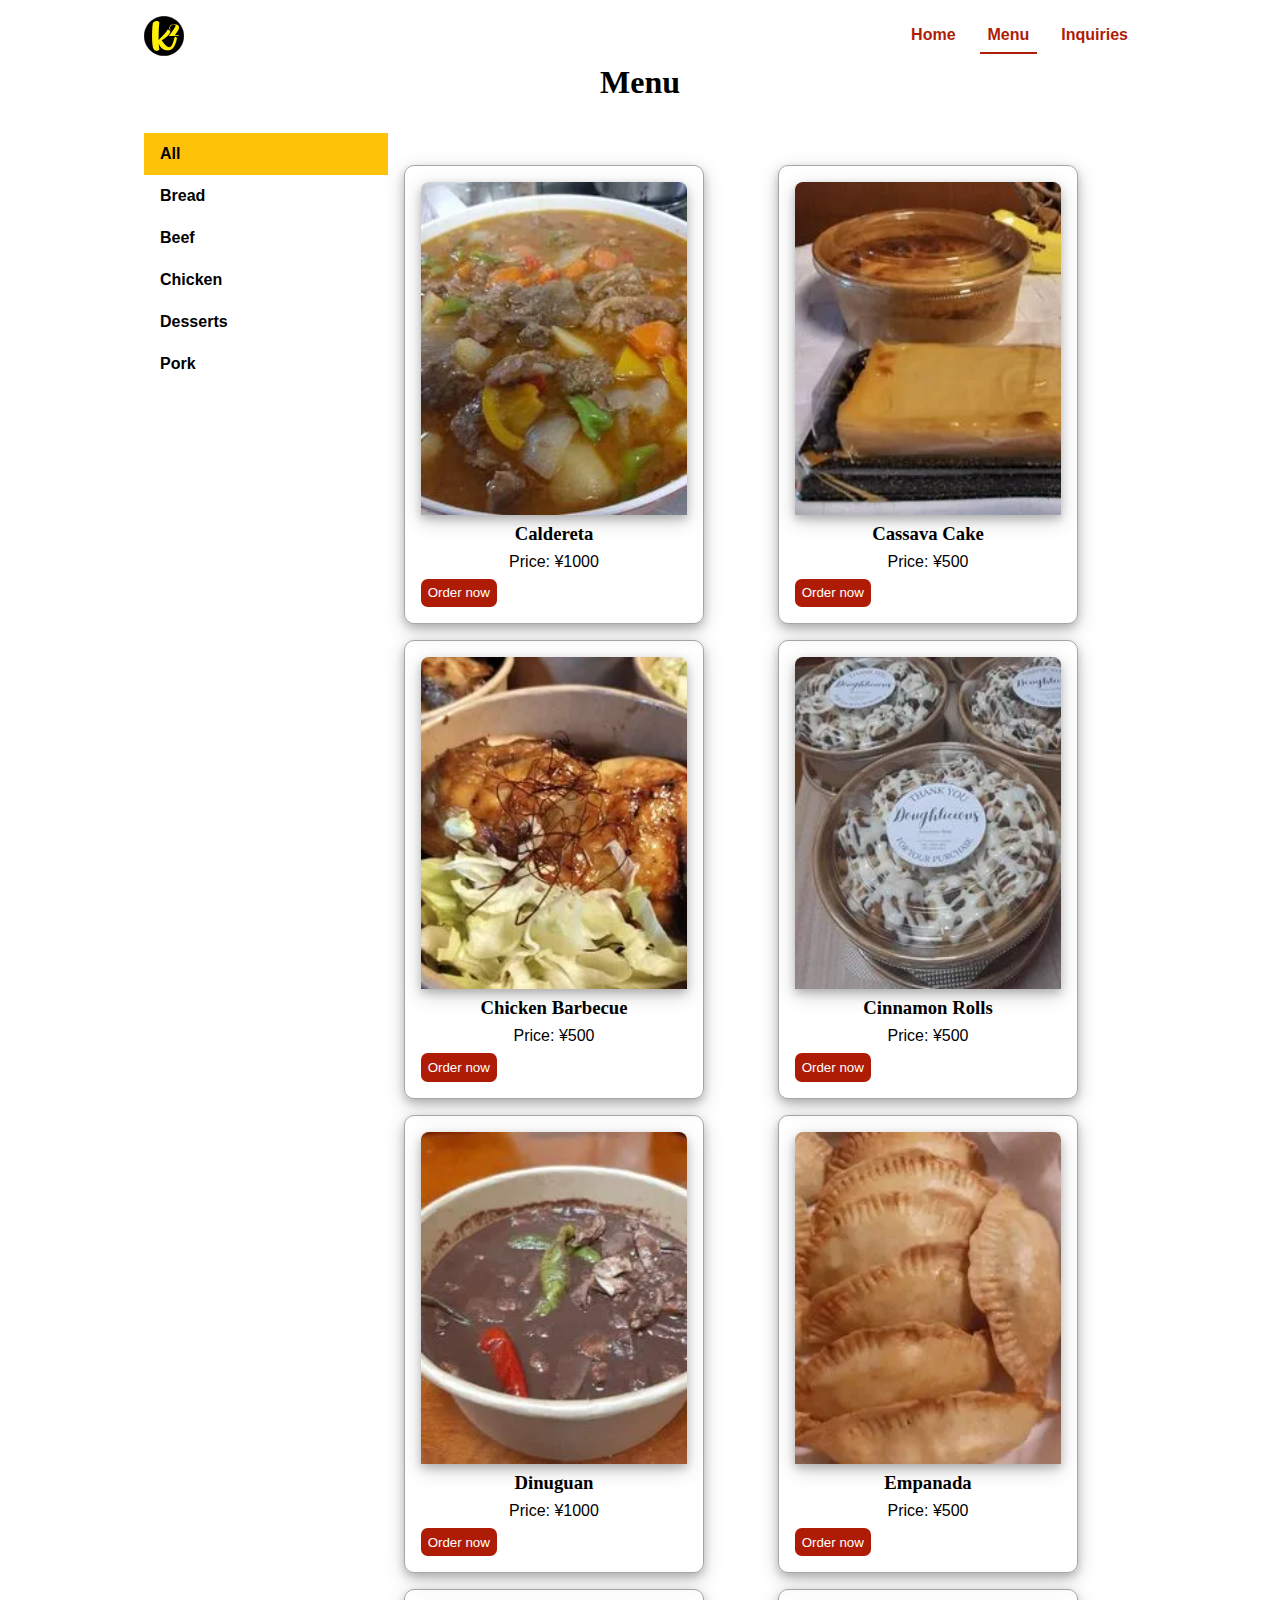
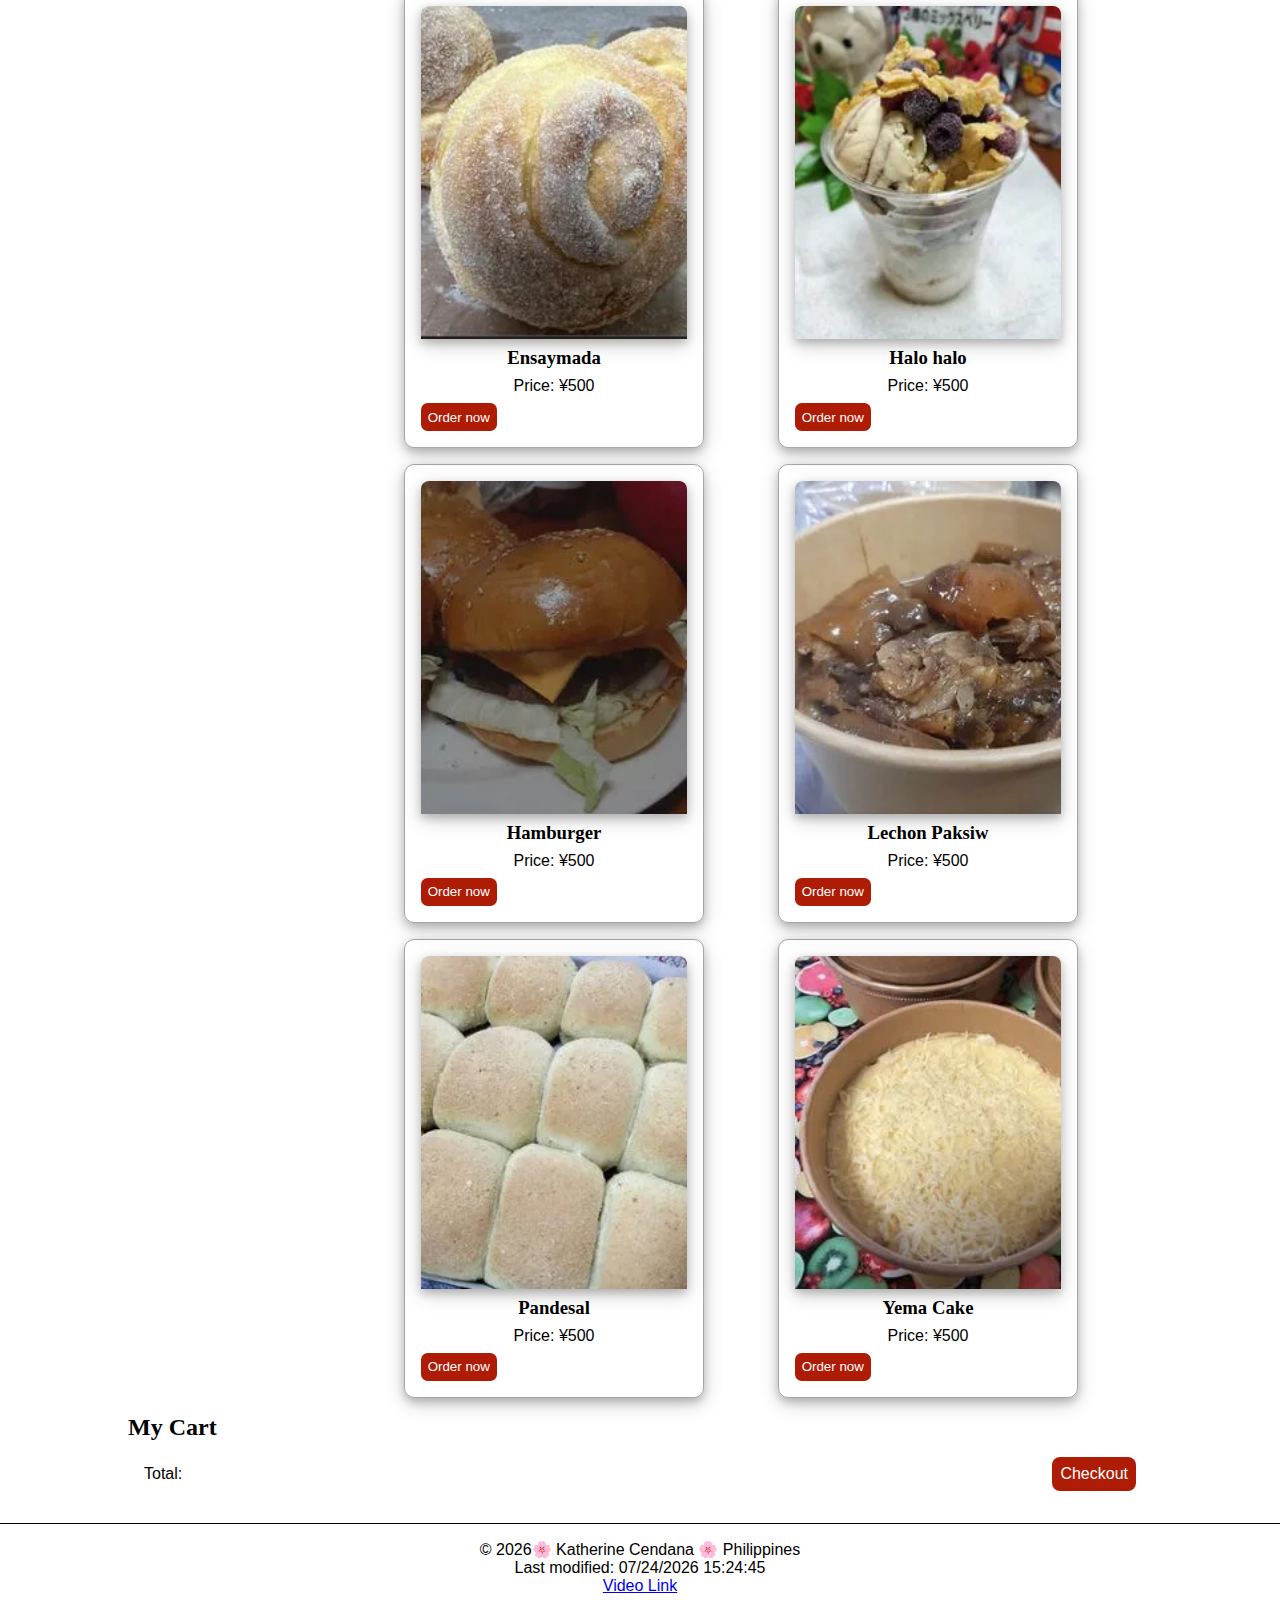
<file: final/menu.html>
<!-- menu page, menu are dynamically generated by JS -->
<!DOCTYPE html>
<html lang="en">
<head>
    <meta charset="UTF-8">
    <meta name="viewport" content="width=device-width, initial-scale=1.0">
    <meta name="author" content="Katherine Cendana">
    <meta name="description" content="Explore our mouthwatering menu featuring a variety of dishes including beef, chicken, pork, desserts, and bread. Discover your favorites and order now!">
    <meta property="og:title" content="KusinaKanto Checkout Thank you page">
    <meta property="og:type" content="website">
    <meta property="og:image" content="https://kccendana.github.io/wdd231/final/images/large.webp">
    <meta property="og:url" content="https://kccendana.github.io/wdd231/final/menu.html">
    <meta property="og:description" content="Fostering connections between Filipino and Japanese communities through traditional Filipino cuisine and cultural exchange.">

    <title>Kusina Kanto Menu</title>
    <link rel="icon" type="image/svg" sizes="32x32" href="images/kanto-logo.svg">
    <link rel="preconnect" href="https://fonts.googleapis.com">
    <link rel="preconnect" href="https://fonts.gstatic.com" crossorigin>
    <link href="https://fonts.googleapis.com/css2?family=Poppins:ital,wght@0,100;0,200;0,300;0,400;0,500;0,600;0,700;0,800;0,900;1,100;1,200;1,300;1,400;1,500;1,600;1,700;1,800;1,900&display=swap" rel="stylesheet">
    <link rel="stylesheet" href="styles/base.css">  
    <link rel="stylesheet" href="styles/large.css">    
    <script  type="module" src="scripts/navigation.js"></script>
    <script defer src="scripts/menu.js"></script>
</head>
<body>
    <header>
        <nav>
            <img src="images/kanto-logo.svg" alt="" class="logo">
            <div  class="nav-button" id="nav-button">
                <span class="ham"></span>
                <span class="ham"></span>
                <span class="ham"></span>   
            </div>
            <ul class="navi">
                <li class="navMenu"><a href="index.html">Home</a></li>
                <li class="navMenu"><a class="active" href="menu.html">Menu</a></li>
                <li class="navMenu"><a href="inquiry.html">Inquiries</a></li>
            </ul>
        </nav>
    </header>
    <main class="main">
        <h1 class="head">Menu</h1>
        <div class="menu-container">
            <ul class="menu_lists">
                <li class="all active_list">All</li>
                <li class="bread">Bread</li>
                <li class="beef">Beef</li>
                <li class="chicken">Chicken</li>
                <li class="dessert">Desserts</li>
                <li class="pork">Pork</li>
                
            </ul>
            <div class="cards-container"></div>
        </div>
        <section class="products">
        <h2>My Cart</h2>
        <ul class="product-list">
        </ul>
        <div class="cart-footer hide">
        <p class="cart-total">Total:</p>
        <a href="#" class="checkoutBtn button">Checkout</a>
      </div>
      </section>
      
        
         <dialog id="dialog"></dialog>   
    </main>
    <footer>
        <p>&copy; <span id="year"></span>🌸 Katherine Cendana 🌸 Philippines</p>
        <p class="lastModif">Last modified: <span id="lastModif"></span></p>
        <a href="https://www.loom.com/share/3620b24150f94741b6f5c4a26985df7e?sid=236d2754-14f7-4e5a-8ec1-6565b1dd93a9">Video Link</a>
    </footer>
</body>
</html>
</file>
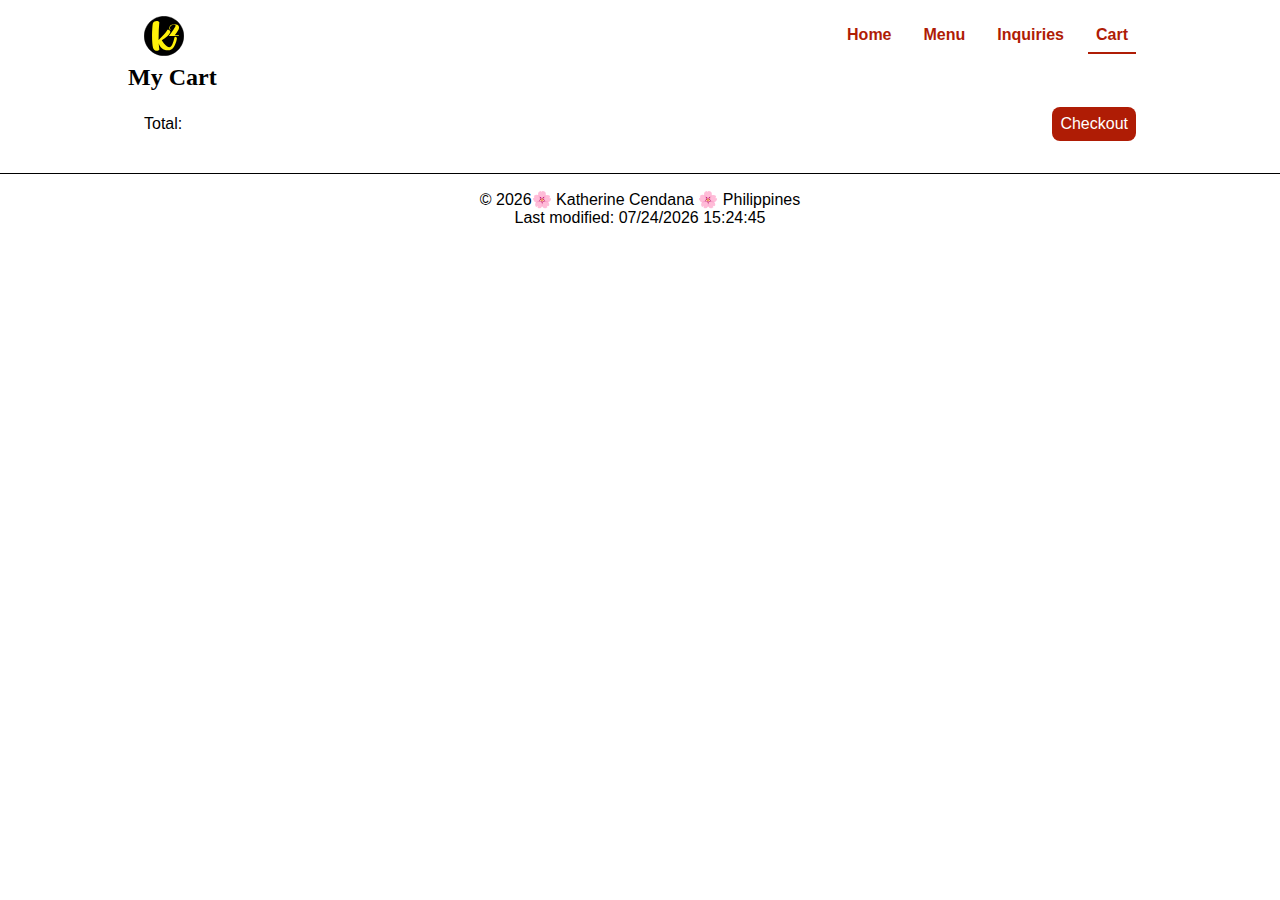
<file: final/order.html>
<!-- Home page -->

<!DOCTYPE html>
<html lang="en">
<head>
    <meta charset="UTF-8">
    <meta name="viewport" content="width=device-width, initial-scale=1.0">
    <meta name="author" content="Katherine Cendana">
    <meta name="description" content="Explore our mouthwatering menu featuring a variety of dishes including beef, chicken, pork, desserts, and bread. Discover your favorites and order now!">
    <meta property="og:title" content="KusinaKanto Checkout Thank you page">
    <meta property="og:type" content="website">
    <meta property="og:image" content="https://kccendana.github.io/wdd231/final/images/large.webp">
    <meta property="og:url" content="https://kccendana.github.io/wdd231/final/order.html">
    <meta property="og:description" content="Fostering connections between Filipino and Japanese communities through traditional Filipino cuisine and cultural exchange.">
    <title>Kusina Kanto Order Page</title>
    <link rel="icon" href="images/kanto-logo.svg" type="image/x-icon">
    <link rel="preconnect" href="https://fonts.googleapis.com">
    <link rel="preconnect" href="https://fonts.gstatic.com" crossorigin>
    <link href="https://fonts.googleapis.com/css2?family=Poppins:ital,wght@0,100;0,200;0,300;0,400;0,500;0,600;0,700;0,800;0,900;1,100;1,200;1,300;1,400;1,500;1,600;1,700;1,800;1,900&display=swap" rel="stylesheet">
    <link rel="stylesheet" href="styles/base.css">
    <link rel="stylesheet" href="styles/large.css"> 
    <script type="module" src="scripts/navigation.js"></script> 
    <script defer src="scripts/cart.js"></script>  
</head>
<body>
    <header>
        <nav>
            <img src="images/kanto-logo.svg" alt="" class="logo">
            <div  class="nav-button" id="nav-button">
                <span class="ham"></span>
                <span class="ham"></span>
                <span class="ham"></span>   
            </div>
            <ul class="navi">
                <li class="navMenu"><a href="project.html">Home</a></li>
                <li class="navMenu"><a href="menu.html">Menu</a></li>
                <li class="navMenu"><a href="inquiry.html">Inquiries</a></li>
                <li class="navMenu"><a class="active" href="order.html">Cart</a></li>
            </ul>
        </nav>
    </header>
    <main class="main">
        <section class="products">
        <h2>My Cart</h2>
        <ul class="product-list">
        </ul>
      </section>
      <div class="cart-footer hide">
        <p class="cart-total">Total:</p>
        <a href="checkoutthank.html" class="checkoutBtn button">Checkout</a>
      </div>
    </main>
    <footer>
        <p>&copy; <span id="year"></span>🌸 Katherine Cendana 🌸 Philippines</p>
        <p class="lastModif">Last modified: <span id="lastModif"></span></p>
    </footer>
</body>
</html>
</file>
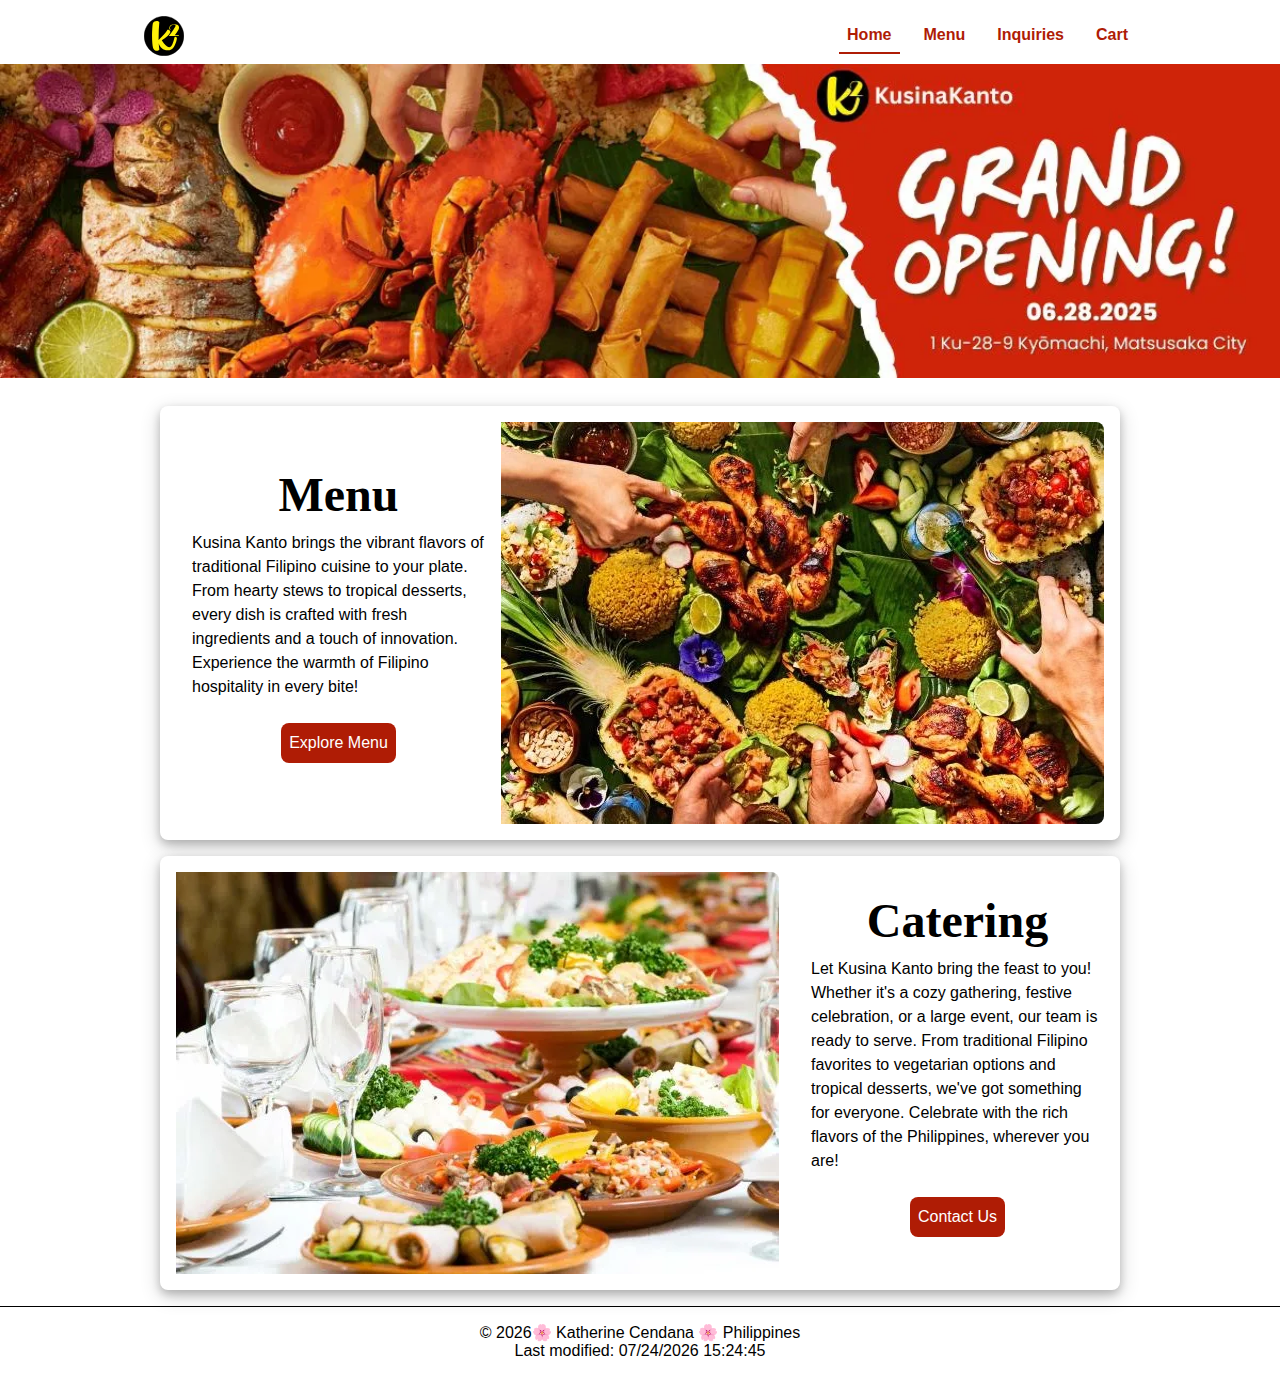
<file: final/project.html>
<!-- Home page -->

<!DOCTYPE html>
<html lang="en">
<head>
    <meta charset="UTF-8">
    <meta name="viewport" content="width=device-width, initial-scale=1.0">
    <meta name="author" content="Katherine Cendana">
    <meta name="description" content="Explore our mouthwatering menu featuring a variety of dishes including beef, chicken, pork, desserts, and bread. Discover your favorites and order now!">
    <meta property="og:title" content="KusinaKanto Checkout Thank you page">
    <meta property="og:type" content="website">
    <meta property="og:image" content="https://kccendana.github.io/wdd231/final/images/large.webp">
    <meta property="og:url" content="https://kccendana.github.io/wdd231/final/index.html">
    <meta property="og:description" content="Fostering connections between Filipino and Japanese communities through traditional Filipino cuisine and cultural exchange.">
    <title>Kusina Kanto</title>
    <link rel="icon" href="images/kanto-logo.svg" type="image/x-icon">
    <link rel="preconnect" href="https://fonts.googleapis.com">
    <link rel="preconnect" href="https://fonts.gstatic.com" crossorigin>
    <link href="https://fonts.googleapis.com/css2?family=Poppins:ital,wght@0,100;0,200;0,300;0,400;0,500;0,600;0,700;0,800;0,900;1,100;1,200;1,300;1,400;1,500;1,600;1,700;1,800;1,900&display=swap" rel="stylesheet">
    <link rel="stylesheet" href="styles/base.css">
    <link rel="stylesheet" href="styles/large.css"> 
    <script type="module" src="scripts/navigation.js"></script>  
</head>
<body>
    <header>
        <nav>
            <img src="images/kanto-logo.svg" alt="" class="logo">
            <div  class="nav-button" id="nav-button">
                <span class="ham"></span>
                <span class="ham"></span>
                <span class="ham"></span>   
            </div>
            <ul class="navi">
                <li class="navMenu"><a class="active" href="project.html">Home</a></li>
                <li class="navMenu"><a href="menu.html">Menu</a></li>
                <li class="navMenu"><a href="inquiry.html">Inquiries</a></li>
                <li class="navMenu"><a href="order.html">Cart</a></li>
            </ul>
        </nav>
    </header>
    <main>
        <div class="hero">
            <picture>
                <source media="(min-width:650px)" srcset="images/kusinakanto.webp">
                <source media="(max-width:649px)" srcset="images/small.webp"> 
                <img src="images/kusinakanto.webp" alt="hero image">
          </picture>
        </div>
        <section class="bk-section">
            <img src="images/pinoyfood.webp" alt="kusinakanto menu" loading="lazy">
            <div class="info">
                <h1 class="section-title"> Menu</h1>
                <p>
                    Kusina Kanto brings the vibrant flavors of traditional Filipino cuisine to your plate. From hearty stews to tropical desserts, every dish is crafted with fresh ingredients and a touch of innovation. Experience the warmth of Filipino hospitality in every bite!
                </p>
                <a href="menu.html" class="button">
                    Explore Menu
                </a>
            </div>
        </section>
        <section class="bk-section">
            <img src="images/catering.webp" alt="kusinakanto catering" loading="lazy">
            <div class="info">
                <h2 class="section-title">Catering</h2>
                <p>
                    Let Kusina Kanto bring the feast to you! Whether it's a cozy gathering, festive celebration, or a large event, our team is ready to serve. From traditional Filipino favorites to vegetarian options and tropical desserts, we've got something for everyone. Celebrate with the rich flavors of the Philippines, wherever you are!
                </p>
                <a href="inquiry.html" class="button">
                    Contact Us
                </a>
            </div>
        </section>
    </main>
    <footer>
        <p>&copy; <span id="year"></span>🌸 Katherine Cendana 🌸 Philippines</p>
        <p class="lastModif">Last modified: <span id="lastModif"></span></p>
    </footer>
</body>
</html>
</file>
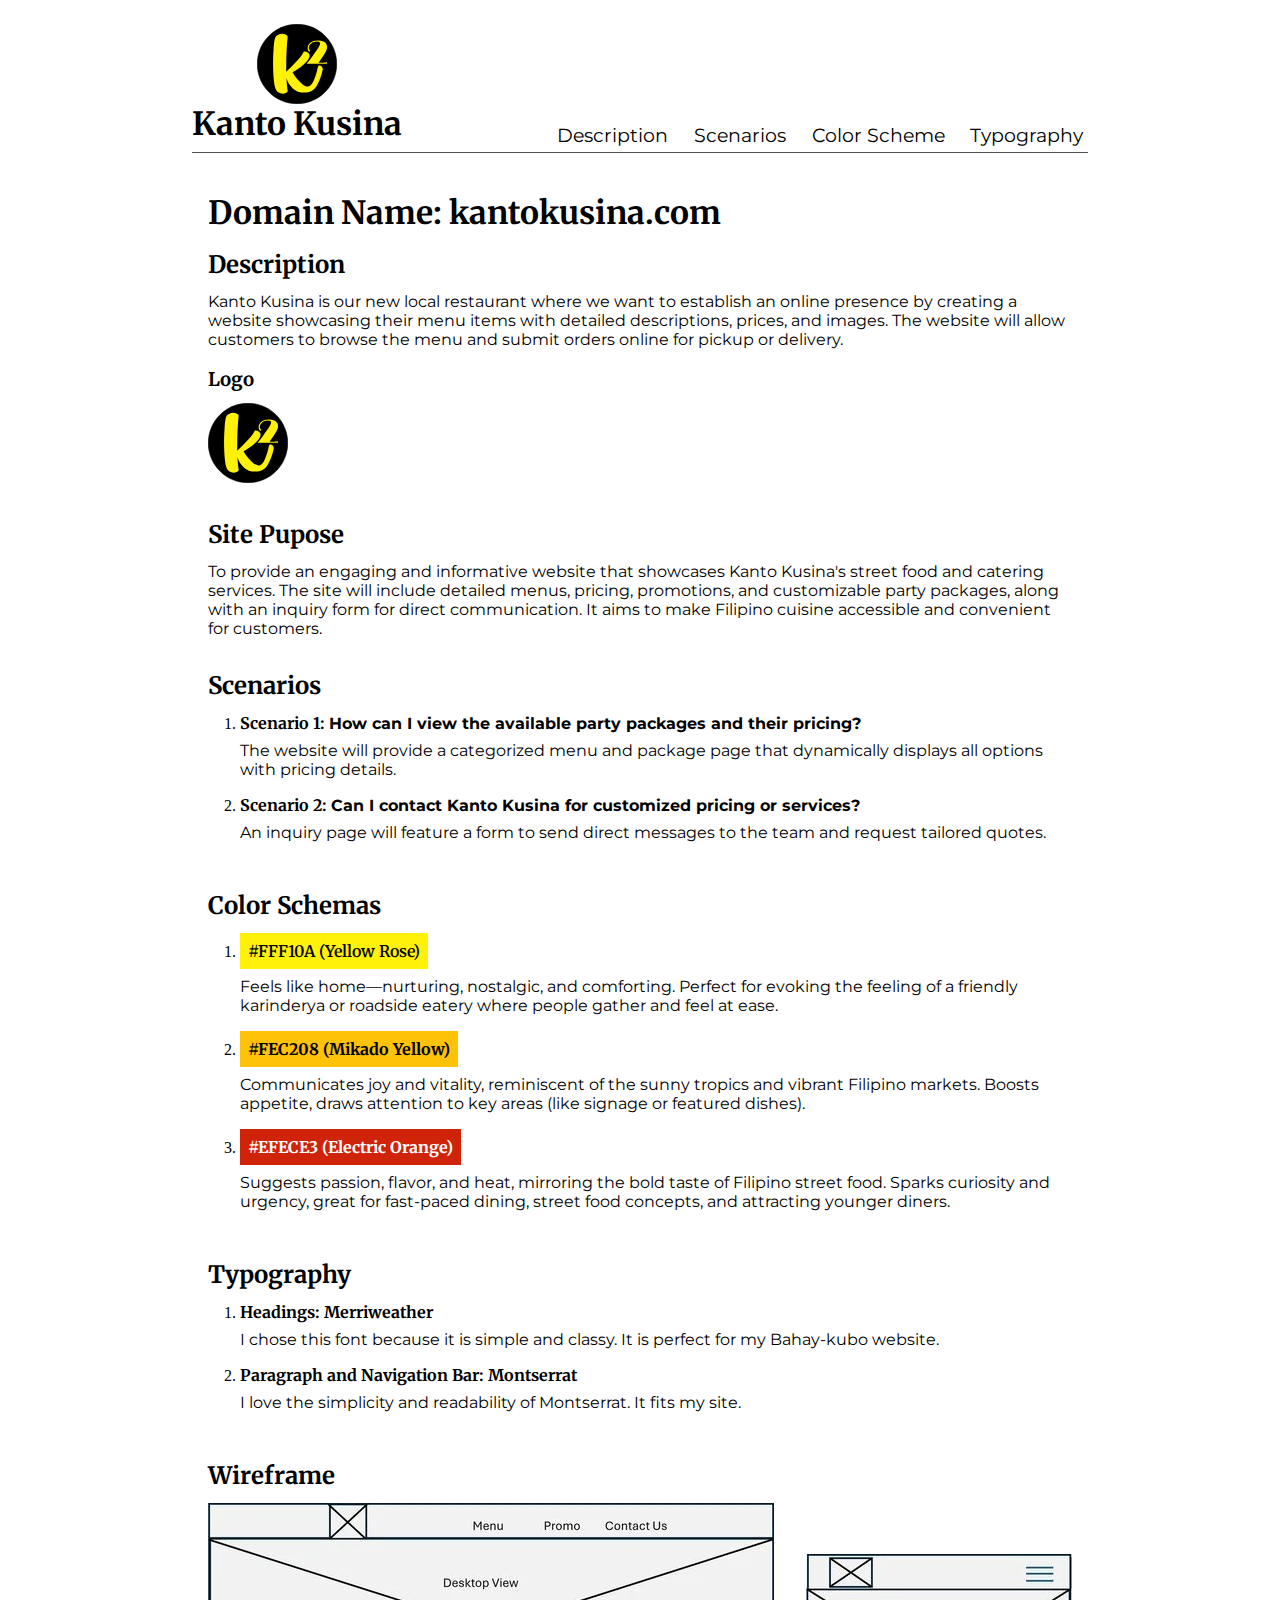
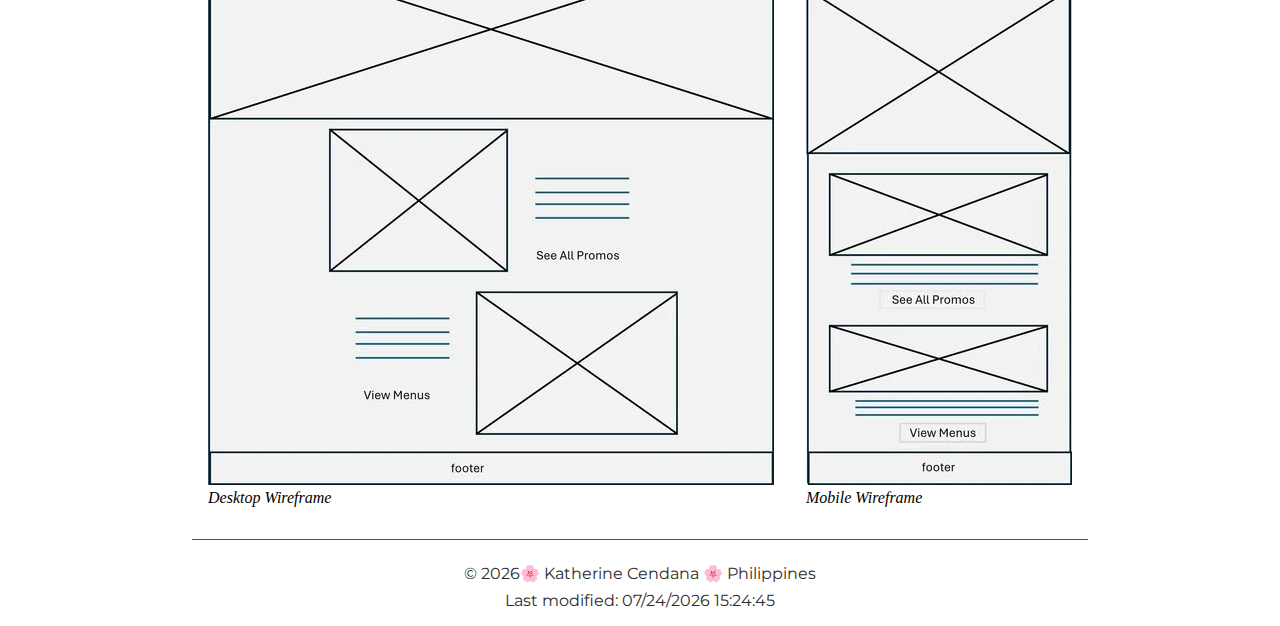
<file: final/siteplan.html>
<!DOCTYPE html>
<html lang="en">
    <head>
        <meta charset="UTF-8">
        <meta name="viewport" content="width=device-width, initial-scale=1.0">
        <meta name="author" content="Katherine Cendana">
        <meta name="description" content="Explore Siteplan with Katherine Cendana, covering essential skills in HTML, CSS, JavaScript, and responsive design for creating dynamic, user-friendly websites. Learn about key web development concepts, best practices, and tools for building visually engaging and functional web pages">
        <title>WDD 231 - Kanto Kusina Siteplan</title>
        <link rel="preconnect" href="https://fonts.googleapis.com">
        <link rel="preconnect" href="https://fonts.gstatic.com" crossorigin>
        <link href="https://fonts.googleapis.com/css2?family=Merriweather:ital,wght@0,300;0,400;0,700;0,900;1,300;1,400;1,700;1,900&family=Montserrat:ital,wght@0,100..900;1,100..900&display=swap" rel="stylesheet">
        <link rel="stylesheet" href="styles/siteplan.css">   
        <script  defer src="scripts/siteplan.js"></script>
    </head>
<body>
    <header>
        <nav>
            <div class="headcon">
                <img class="logo" src="images/kanto-logo.svg" alt="bahay kubo logo">
                <h1>Kanto Kusina</h1>
            </div>
            <ul>
                <li><a class="active" href="#description">Description</a></li>
                <li><a href="#scenarios">Scenarios</a></li>
                <li><a href="#color-schema">Color Scheme</a></li>
                <li><a href="#typography">Typography</a></li>
            </ul>
        </nav>
     </header>
     
     <main>
        <section id="description" class="description">
            <h1>Domain Name: kantokusina.com</h1>
            <h2 class="section-title">Description</h2>
            <p class="desc-p" >Kanto Kusina is our new local restaurant where we want to establish an online presence by creating a website showcasing their menu items with detailed descriptions, prices, and images. The website will allow customers to browse the menu and submit orders online for pickup or delivery.</p>   
            <h3>Logo</h3>
            <img class="logoimg" src="images/kanto-logo.svg" alt="Bahay-kubo logo">
        </section>
        <section class="purpose">
            <h3 class="section-title">Site Pupose</h3>
            <p>To provide an engaging and informative website that showcases Kanto Kusina's street food and catering services. The site will include detailed menus, pricing, promotions, and customizable party packages, along with an inquiry form for direct communication. It aims to make Filipino cuisine accessible and convenient for customers.</p>
        </section>
        <section id="scenarios" class="scenarios">
            <h3 class="section-title">Scenarios</h3>
            <ol>
                <li>
                    <h4>Scenario 1: <span>How can I view the available party packages and their pricing?</span></h4>
                    <p>The website will provide a categorized menu and package page that dynamically displays all options with pricing details.</p>
                </li>
                <li>
                    <h4>Scenario 2: <span>Can I contact Kanto Kusina for customized pricing or services?</span></h4>
                    <p>An inquiry page will feature a form to send direct messages to the team and request tailored quotes.</p>
                </li>
            </ol>
        </section>
        <section id="color-schema" class="color-schema">
            <h3 class="section-title">Color Schemas</h3>
            <ol>
                <li>
                    <h4 class="yelrose">#FFF10A (Yellow Rose)</h4>
                    <p>Feels like home—nurturing, nostalgic, and comforting. Perfect for evoking the feeling of a friendly karinderya or roadside eatery where people gather and feel at ease.</p>
                </li>
                <li>
                    <h4 class="mikyellow">#FEC208 (Mikado Yellow)</h4>
                    <p>Communicates joy and vitality, reminiscent of the sunny tropics and vibrant Filipino markets. Boosts appetite, draws attention to key areas (like signage or featured dishes).</p>
                </li>
                <li>
                    <h4 class="electricorange">#EFECE3 (Electric Orange)</h4>
                    <p>Suggests passion, flavor, and heat, mirroring the bold taste of Filipino street food. Sparks curiosity and urgency, great for fast-paced dining, street food concepts, and attracting younger diners.
                    </p>
                </li>
            </ol>
        </section>
        <section id="typography" class="typography">
            <h3 class="section-title">Typography</h3>
            <ol>
                <li>
                    <h4>Headings: Merriweather</h4>
                    <p>I chose this font because it is simple and classy. It is perfect for my Bahay-kubo website.</p>
                </li>
                <li>
                    <h4>Paragraph and Navigation Bar: Montserrat</h4>
                    <p>I love the simplicity and readability of Montserrat. It fits my site.</p>
                </li>
            </ol>
        </section>
        <section>
            <h3 class="section-title">Wireframe</h3>
            <div class="wireframe-con">
                <figure>
                    <img src="images/largewireframe.webp" alt="Desktop Wireframe">
                    <figcaption>Desktop Wireframe</figcaption>
                </figure>
                <figure class="m-wireframe">
                    <img src="images/smallwireframe.webp" alt="mobile Wireframe">
                    <figcaption>Mobile Wireframe</figcaption>
                </figure>
            </div>
        </section>
 </main>
    <footer>
        <p>&copy; <span id="year"></span>🌸 Katherine Cendana 🌸 Philippines</p>
        <p class="lastModif">Last modified: <span id="lastModif"></span></p>
    </footer>
</body>
</html>
</file>
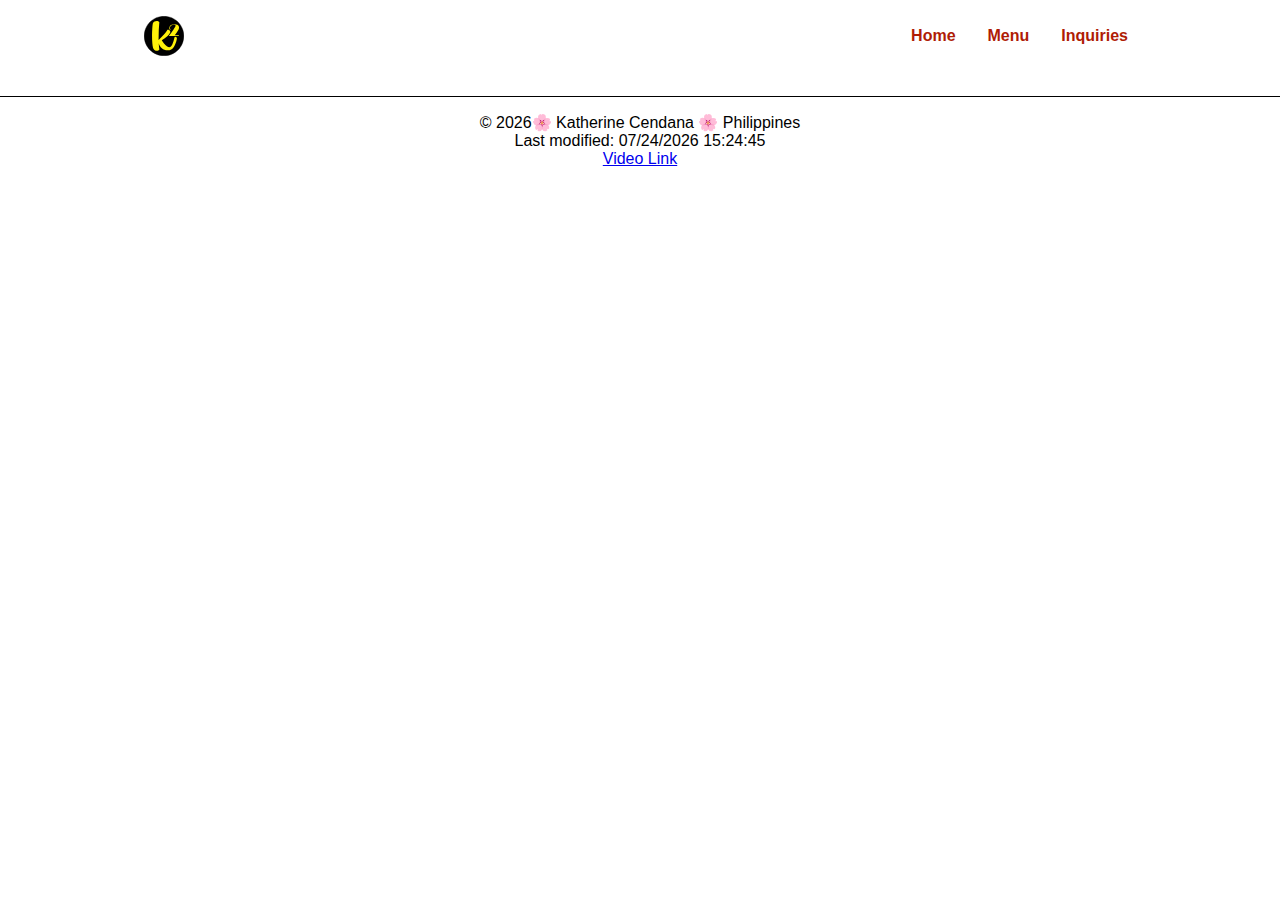
<file: final/thank_you.html>
<!DOCTYPE html>
<html lang="en">
<head>
    <meta charset="UTF-8">
    <meta name="viewport" content="width=device-width, initial-scale=1.0">
    <meta name="author" content="Katherine Cendana">
    <meta name="description" content="Explore our mouthwatering menu featuring a variety of dishes including beef, chicken, pork, desserts, and bread. Discover your favorites and order now!">
    <meta property="og:title" content="KusinaKanto Checkout Thank you page">
    <meta property="og:type" content="website">
    <meta property="og:image" content="https://kccendana.github.io/wdd231/final/images/large.webp">
    <meta property="og:url" content="https://kccendana.github.io/wdd231/final/checkoutthank.html">
    <meta property="og:description" content="Fostering connections between Filipino and Japanese communities through traditional Filipino cuisine and cultural exchange.">
    
    <title>KusinaKanto Thank you page</title>
    <link rel="icon" type="image/svg" sizes="32x32" href="images/kanto-logo.svg">
    <link href="https://fonts.googleapis.com/css2?family=Poppins:ital,wght@0,100;0,200;0,300;0,400;0,500;0,600;0,700;0,800;0,900;1,100;1,200;1,300;1,400;1,500;1,600;1,700;1,800;1,900&display=swap" rel="stylesheet">
    <link rel="stylesheet" href="styles/base.css">
    <link rel="stylesheet" href="styles/large.css">    
    <script  type="module" src="scripts/navigation.js"></script>
    <script defer src="scripts/thank_you.js"></script>
<body>
    <header>
        <nav>
            <img src="images/kanto-logo.svg" alt="" class="logo">
            <div class="nav-button" id="nav-button">
                <span  class="ham"></span>
                <span  class="ham"></span>
                <span  class="ham"></span>   
            </div>
            <ul class="navi">
                <li class="navMenu"><a href="index.html">Home</a></li>
                <li class="navMenu"><a href="menu.html">Menu</a></li>
                <li class="navMenu"><a href="inquiry.html">Inquiries</a></li>
            </ul>
        </nav>
    </header>
    <main>
        <div id="thanks"></div>
    </main>
    <footer>
        <p>&copy; <span id="year"></span>🌸 Katherine Cendana 🌸 Philippines</p>
        <p class="lastModif">Last modified: <span id="lastModif"></span></p>
        <a href="https://www.loom.com/share/3620b24150f94741b6f5c4a26985df7e?sid=236d2754-14f7-4e5a-8ec1-6565b1dd93a9">Video Link</a>
    </footer>
</body>
</html>
</file>
<file: styles/base.css>
* {
    box-sizing: border-box;
    padding: 0;
    margin: 0;
    font-family: "Poppins", sans-serif;
    list-style: none;
}
:root{
    --color1: #fef4ea;
    --fontcolor: #532822;
    --color2: #ff854a;
    --color3: #43a574;
    --color4: #ffD05C;
}
img{
    width: 100%;
}

body {
    min-width: 420px;
}

/*hamburger menu*/
.nav-button {
    display: flex;
    flex-direction: column;
    width: 30px;
    height: 30px;
    justify-content: space-around;
    position: absolute;
    top: 10px;
    right: 15px;
    cursor: pointer;
}

.ham {
    width: 100%;
    height: 4px;
    background-color: var(--color1);
    border-radius: 2px;
}
 .navi {
    display: none;
} 
.navi.show {
    display: flex;
    flex-direction: column;
    position: absolute;
    top: 8.25em;
    right: 0;
    left: 0;
    background-color: var(--color2);
    width: 100%;
    text-align: center;
} 

.nav-button.close .ham:nth-child(2) {
    opacity: 0;
  }
  
.nav-button.close .ham:nth-child(1) {
    transform: translateY(10px) rotate(45deg);
}
  
.nav-button.close .ham:nth-child(3) {
    transform: translateY(-10px) rotate(-45deg);
}
.active{
    border-bottom: 3px solid var(--fontcolor);
}

header {
    background-color: var(--fontcolor);
    display: flex;
    flex-direction: column;
}
.header_imgCon{
    display: flex;
    align-items: center;
    justify-content: center;
    gap: 1em;
    padding: 1em;
    color: var(--color1);
}
.header_imgCon img {
    width: 100px;
    border-radius: 10%;
}
.name{
    margin-top: 0.75em;
    font-size: 1.5em;
}
nav{
    background-color: var(--color2);
    
}
nav .navi li{
    padding: 0.5em;

}
nav .navi li a:hover{
    color: var(--color4);
}
nav .navi li a{
    text-decoration: none;
    color: black;
    font-weight: 500;
}

main{
    color: var(--fontcolor);
    padding: 1em;
    display: grid;
    grid-template-columns: 1fr;
    gap: 1em;
}

.course-work li{
    list-style: inside;
}
section{
    border-radius: 10px;
    box-shadow: 0 4px 8px 0 rgba(0, 0, 0, 0.2), 0 6px 20px 0 rgba(0, 0, 0, 0.19);
}
section .title{
    background-color: var(--fontcolor);
    color: var(--color1);
    border-radius: 10px 10px 0 0;
    text-align: center;
    padding: 0.25em;
    font-weight: 600;
    font-size: 1.5em;
}
.course-work, figure{
    padding: 1em;
}
.certificate{
    text-align: center;
}
.button {
    display: flex;
    align-items: center;
    justify-content: center;
    gap: 0.5em;
    padding: 1em;
}
.button li {
    background-color: var(--color2);
    padding: 0.5em;
    border-radius: 10px;
    cursor: pointer;
    text-align: center;
    font-weight: 500;
    color: black;
}

.course-lists.button{
    flex-direction: column;
}

.course-lists.button li {
    width: 100%;
}

.button li:hover{
    box-shadow: 0 4px 8px 0 rgba(0, 0, 0, 0.2), 0 6px 20px 0 rgba(0, 0, 0, 0.19);
}
#course-lists .true{
    background-color: var(--color4);
}

footer {
    text-align: center;
    padding: 1em;
    background-color: var(--fontcolor);
    color: var(--color1);
}
.lastModif {
    color: var(--color4);
}
</file>
<file: styles/large.css>
@media only screen and (min-width:769px){
    .nav-button {
        display: none;
    }
    .navi {
        display: flex;
        list-style: none;
        padding: 0;
        margin: 0;
        display: flex;
        justify-content: space-between;
        padding: 0 18%;
        font-size: .9rem;
    }
    .header_imgCon {
        gap: 2em;
    }
    .header_imgCon img {
        width: 150px;
    }
    .name{
        font-size: 2em;
    }
    h1{
        grid-column: span 2;
    }
    main {
        grid-template-columns: .7fr .3fr;
        padding: 1em 18%;
    }
    .certificate{
        grid-column: span 2;
    }
    figure{
        padding: 1em 2em;
    }
    figcaption{
        text-align: center;
    }
    .button li {
        padding: 0.5em 1em;
    }
    .course-lists.button{
        flex-direction: row;
        flex-wrap: wrap;
    }
    .course-lists.button li {
        width: 15em;
    }
    
    
}
</file>
<file: chamber/styles/base.css>
* {
    box-sizing: border-box;
    padding: 0;
    margin: 0;
    font-family: "Poppins", sans-serif;
    list-style: none;
}
:root{
    --color1: #fef4ea;
    --fontcolor: #532822;
    --color2: #ff854a;
    --color3: #43a574;
    --color4: #ffD05C;
}
img{
    width: 100%;
}

body {
    min-width: 420px;
}

/*hamburger menu*/
.nav-button {
    display: flex;
    flex-direction: column;
    width: 30px;
    height: 30px;
    justify-content: space-around;
    position: absolute;
    top: 2em;
    right: 1em;
    cursor: pointer;
}

.ham {
    width: 100%;
    height: 4px;
    background-color: var(--color1);
    border-radius: 2px;
}
 .navi {
    display: none;
} 
.navi.show {
    display: flex;
    flex-direction: column;
    position: absolute;
    top: 6em;
    right: 0;
    left: 0;
    background-color: var(--fontcolor);
    width: 100%;
    text-align: center;
} 

.nav-button.close .ham:nth-child(2) {
    opacity: 0;
  }
  
.nav-button.close .ham:nth-child(1) {
    transform: translateY(10px) rotate(45deg);
}
  
.nav-button.close .ham:nth-child(3) {
    transform: translateY(-10px) rotate(-45deg);
}
.active{
    border-bottom: 3px solid var(--color1);
}

header {
    background-color: var(--fontcolor);
    display: flex;
}
.chamber-nameCon {
    display: flex;
    flex-direction: column;
    align-items: center;
    justify-content: center;
}
.header_imgCon{
    display: flex;
    align-items: center;
    justify-content: center;
    padding: 1em;
    color: var(--color1);
    gap: 1em;
}
.header_imgCon img {
    width: 4em;
}
.name{
    font-size: 1.5em;
}
nav{
    background-color: var(--fontcolor);
    
}
nav .navi li{
    padding: 0.5em;

}
nav .navi li a:hover{
    color: var(--color4);
}
nav .navi li a{
    text-decoration: none;
    color: var(--color1);
    font-weight: 500;
}

main{
    color: var(--fontcolor);
    padding: 1em;
}
.buttonContainer {
    display: flex;
    align-items: center;
    justify-content: center;
    gap: 1em;
    margin-top: 1em;
}
.button_member {
    background-color: var(--color2);
    border: none;
    display: flex;
    align-items: center;
    justify-content: center;
    cursor: pointer;
    box-shadow: 0 4px 8px 0 rgba(0, 0, 0, 0.2), 0 6px 20px 0 rgba(0, 0, 0, 0.19);
}
p.level {
    font-size: 0.75em;
    font-weight: 100;
}
.button_member img {
    width: 4em;
}
.button_member:hover{
    background-color: var(--fontcolor);
}
.memberCardCon {
    display: grid;
    text-align: center;
    padding: 0;
    margin-top: 2em;
    gap: 1em;
    grid-template-columns: repeat(auto-fit, minmax(320px, 1fr));
}
.logo-container{
    align-items: center;
    justify-content: center;
}
.list{
    grid-template-columns: 1fr;
}
/*businessCards*/

.list .b-cards {
    grid-template-columns: 1fr;
    align-items: center;
    text-align: left;
}
img.pic {
    width: 100px;
}
section.b-cards {
    text-align: center;
    border: 2px solid;
    padding: 1em;
    display: grid;
    grid-template-columns: 1fr;
    gap: 0.5em;
    border-radius: 10px;
    box-shadow: 0 4px 8px 0 rgba(0, 0, 0, 0.2), 0 6px 20px 0 rgba(0, 0, 0, 0.19);
    min-height: 225px;
}

section.b-cards h2{
    font-size: 1.2em;
}

footer {
    padding: 1em;
    background-color: var(--fontcolor);
    color: var(--color1);
    display: flex;
    justify-content: space-between;
    align-items: flex-start;
    gap: 2em;
    flex-direction: column;

}
.lastModif {
    color: var(--color4);
}
.socmed {
    display: flex;
    gap: 1em;
    align-items: center;
    justify-content: center;
    width: 100%;
}

.socmed a img{
    width: 60px;
}

.info {
    display: flex;
    flex-direction: column;
    align-items: flex-start;
    padding: 0.5em;
    gap: 0.25em;
}
.activeButton {
    background-color: var(--fontcolor);
}
</file>
<file: chamber/styles/large.css>
@media only screen and (min-width:64rem){
    header{
    background-color: var(--fontcolor);
    flex-direction: row;
    justify-content: space-between;
    align-items: center;
    padding: 0 15%;
    }
    nav{
        background: none;
    } 
    .nav-button {
        display: none;
    }
    .navi {
        display: flex;
        list-style: none;
        padding: 0;
        margin: 0;
        display: flex;
        justify-content: space-between;
        font-size: .9rem;
        gap: 2em;
    }
    nav .navi li a{
        color: var(--color1);
        font-size: large;
    }
    .name{
        font-size: 2em;
    }
    h1{
        grid-column: span 2;
    }
    main {
        padding: 0 15%;
    }
    .certificate{
        grid-column: span 2;
    }
    figure{
        padding: 1em 2em;
    }
    figcaption{
        text-align: center;
    }
    .button li {
        padding: 0.5em 1em;
    }
    .course-lists.button{
        flex-direction: row;
        flex-wrap: wrap;
    }
    .course-lists.button li {
        width: 15em;
    }
    footer{
        flex-direction: row;
        align-items: center;
        padding: 1em 15%;
    }
    .socmed{
        width: 30%;
    }
    .chamber-info {
        width: 40%; 
    }
    .list .b-cards{
        grid-template-columns: 1fr 1fr 0.6fr 1fr;
    }
    /*home page*/
     section.eventweather {
    display: grid;
    grid-template-columns: 2fr 1fr 1fr;
    gap: 1em;
    }
    h2.title{
    padding: .25em 0.75em;
    font-size: 1.2em;
    }
    .memLevel {
    padding-top: 1em;
    }
    section.formMemCon{
        grid-template-columns: 0.65fr 0.35fr;
    }

    /* discover page */
    div#allplaces{
        grid-template-columns: 1fr 1fr;
    }
}
</file>
<file: final/styles/base.css>
*{
    padding: 0;
    margin: 0;
    box-sizing: border-box;
    list-style: none;
    font-family: "Montserrat", sans-serif;
}
:root{
    --color1: #af1c05;
    --headfontcolor: black;
    --color4: #fff;
    --accent1: #FEC208;
}

h1, h2, h3, h4 {
    font-family: "Merriweather", serif;
    color: var(--headfontcolor);
}

img {
    width: 100%;
}

body {
    background-color: var(--color4);
    /* min-width: 425px; */
}
header {
    height: 4em;

}
nav {
    display: flex;
    justify-content: space-between;
    position: relative;
    align-items: center;
    width: 100%;
    padding: 1em;
}
.logo {
    width: 40px;
}


.logo.hidden {
    visibility: hidden;
}

.nav-button {
    display: flex;
    flex-direction: column;
    width: 30px;
    height: 30px;
    justify-content: space-around;
    position: absolute;
    top: 1.25em;
    right: 1.25em;
    cursor: pointer;
}

.ham {
    width: 100%;
    height: 4px;
    background-color: var(--headfontcolor);
    border-radius: 2px;
}
.navi {
    display: none;
}
.navi.show {
    display: flex;
    flex-direction: column;
    position: absolute;
    top: 3.5em;
    right: 0;
    background-color: var(--color4);
    width: 100%;
    text-align: center;
}

.nav-button.close .ham:nth-child(2) {
    opacity: 0;
  }
  
.nav-button.close .ham:nth-child(1) {
    transform: translateY(10px) rotate(45deg);
}
  
.nav-button.close .ham:nth-child(3) {
    transform: translateY(-10px) rotate(-45deg);
}

.navi li a {
    text-decoration: none;
    color: var(--color1);
    padding: 0.5em;
    display: block;
    font-weight: 700;
}
.navi li a:hover{
    border-top: 2px solid var(--color1);
}

.active {
    border-bottom: 2px solid var(--color1);
}

/* section */

section.bk-section {
    padding: 1em;
    border-radius: 0.5em;
    display: flex;
    flex-direction: column;
    gap: 1em;
}

section.bk-section .section-title {
    font-size: 2em;
}
section.bk-section img {
    border-radius: 0.5em 0.5em 0 0;
}
.info {
    display: flex;
    flex-direction: column;
    gap: 0.5em;
}
a.button, .button {
    padding: 0.5em;
    width: fit-content;
    background-color: var(--color1);
    border: none;
    color: white;
    border-radius: 0.5em;
    font-weight: 500;
    text-decoration: none;
    cursor: pointer;
}
a.button:hover, .button:hover{
    background-color: var(--accent1);
    color: black;
}

/* menu.html */
.head {
    text-align: center;
}

.menu_lists li {
    display: block;
    padding: 0.75em 1em;
    cursor: pointer;
    font-weight: 600;
}

.menu_lists li.active_list{
    background-color: var(--accent1);
    

}
 .menu_lists li:hover{
    background-color: var(--color1);
    color: var(--color4);
 }
 .menu-container {
    display: grid;
    grid-template-columns: 1fr;
    gap: 1em;
    margin-top: 1em;
    padding: 1em;
}

.cards-container {
    display: grid;
    text-align: center;
    padding: 0;
    margin-top: 2em;
    gap: 1em;
    grid-template-columns: repeat(auto-fit, minmax(300px, 1fr));
}
section.cards {
    text-align: center;
    border: 1px solid rgba(128, 128, 128, 0.699);
    padding: 1em;
    display: grid;
    grid-template-columns: 1fr;
    gap: 0.5em;
    border-radius: 10px;
    box-shadow: 0 4px 8px 0 rgba(0, 0, 0, 0.2), 0 6px 20px 0 rgba(0, 0, 0, 0.19);
    max-width: 300px;
}
section.cards:hover{
    box-shadow: none;
}

dialog {
    padding: 1em;
    width: 16em;
    border-radius: 5px;
    margin: 1em auto;
    border: 1px solid var(--color1);
    position: relative;
}
dialog::backdrop {
    background-color: #b4b4b4ab;
}
dialog button{
    border: none;
    cursor: pointer;
    font-size: 2em;
    background: none;
    position: absolute;
    right: 0.25em;
    top: 0.25em;
}
dialog button:hover{
    color: var(--color1);
}
p.sub {
    margin-top: 1.5em;
    margin-right: 0.5em;
}

.cards img {
    border-radius: .5em 0.5em 0 0;
    box-shadow: 0 4px 8px 0 rgba(0, 0, 0, 0.2), 0 6px 20px 0 rgba(0, 0, 0, 0.19);
}

/* Inquiries */
.form-head {
    text-align: center;
}

.form_main {
    padding: 1em;
}

form {
    display: flex;
    flex-direction: column;
    gap: 10px;

    padding: 20px;
    max-width: 600px;
    margin: 1em auto;
    border-radius: 5px;
    border: 1px solid var(--headfontcolor);
}

.container {
    display: flex;
    flex-direction: column;
}

input, textarea {
    padding: 10px;
    margin-bottom: 10px;
    border: 1px solid #ccc;
    border-radius: 5px;
}

input[type="submit"] {
    background: var(--color1);
    color: white;
    border: none;
    cursor: pointer;
    padding: 10px 15px;
    font-weight: 500;
}

/* thank you */
#thanks{
    margin-top: 2em;
}
.sub-details{
    margin: 2em 1em;
    display: flex;
    flex-direction: column;
    gap: 0.25em;
}

/*footer*/
footer {
    text-align: center;
    padding: 1em;
    margin-top: 1em;
    border-top: 0.5px solid;
    color: var(--headfontcolor);
}

/*cart*/
/* Start cart list card styles */
.cart-card {
  display: grid;
  grid-template-columns: 25% auto 15%;
  align-items: center;
  grid-gap: 15px;
  font-size: 0.85em;
  padding: 1em;
  border-bottom: 1px solid var(--accent1);
}
.cart-card img{
    width: 50px;
    grid-row: span 3;
    grid-column: 1;
}
.remove-item {
  grid-row: 1;
  grid-column: 3;
  padding: 0.25rem 1rem;
  font-size: 15px;
  margin-top: 1.2rem;
  border: none;
  cursor: pointer;
  background: none;
}

.cart-card p {
  margin-top: 0;
}
.cart-card .card__name {
  grid-row: 1;
  grid-column: 2;
}

.cart-card__color {
  grid-row: 2;
  grid-column: 2;
}

.cart-card__quantity {
  grid-row: 2/3;
  grid-column: 3;
}

.cart-card__price {
  grid-row: 3/3;
  grid-column: 3;
}
.quantity-container {
    display: flex;
    gap: 0.75em;
    justify-content: flex-start;
    align-items: center;
}

.increment, .decrement{
    padding: 0.25rem 1rem;
    font-size: 15px;
    font-weight: 600;
    border: none;
    cursor: pointer;
    background: none;
}
.cart-footer {
    font-size: 1em;
    display: flex;
    justify-content: space-between;
    align-items: center;
    padding: 1em;
}
.thanks-con {
    margin-top: 2em;
    padding: 1em;
}
</file>
<file: final/styles/large.css>
@media only screen and (min-width:769px){
    .nav-button {
        display: none;
    }

    .navi {
        display: flex;
        flex-direction: row;
        justify-content: space-between;
        gap: 1em;
    }

    header {
        padding: 0 10%;
    }

    /* section.hero picture img {
        height: 93vh;
    } */

    section.bk-section {
        flex-direction: row;
        background-color: white;
        margin: 1em auto;
        width: 60em;
        box-shadow: 0 4px 8px 0 rgba(0, 0, 0, 0.2), 0 6px 20px 0 rgba(0, 0, 0, 0.19);
    }

    section.bk-section .section-title {
        font-size: 3em;
    }

    section.bk-section img {
        width: 65%;
        border-radius: 0 0.5em 0.5em 0;
    }

    .info {
        justify-content: center;
        align-items: center;
        padding-left: 1em;
        gap: 1.5em;
        line-height: 1.5em;
    }

    section.bk-section:nth-child(2){
        flex-direction: row-reverse;
        margin-top: 1.5em;
    }



    /* menu page */
    main.main {
    padding: 0 10%;
    }

    .menu-container {
        grid-template-columns: 1fr 3fr;
    }
    #thanks{
        padding: 0 10%;
    }
}
</file>
<file: chamber/styles/medium.css>
@media only screen and (min-width:38rem){
    .place{
    grid-template-areas: 
    "title title"
    "img desc"
    "img address"
    "button button"
    }
     .place img {
        width: 300px;
    } 
    figure.photo{
        padding:0 0 0 0.5em ;
    }
}
</file>
<file: final/styles/siteplan.css>
*{
    padding: 0;
    margin: 0;
    box-sizing: border-box;
    
}

:root{
    --color1: #FFF10A;
    --headfontcolor: black;
    --color4: #fff;
    --accent1: #FEC208;
    --accent2: #CF240A;
}

img {
    width: 100%;
    height: auto;
}

body {
    background-color: var(--color4);
}

.headcon .logo {
    width: 5em;
}

.headcon {
    display: flex;
    align-items: center;
    justify-content: center;
    flex-direction: column;
    text-align: center;
    padding-bottom: 0.5em;
}

header {
    padding: 1.5em;
}

h1 span {
    font-style: italic;
    font-size: 0.5em;
}

h1 {
    display: flex;
    flex-direction: column;
}

nav {
    margin-top: 1em;
    display: flex;
    flex-direction: column;
    margin: 0 auto;
    border-bottom: 0.5px solid #534f4f;
}

nav ul {
    display: flex;
    flex-direction: column;
    justify-content: center;
    align-items: center; 
    gap: 1em;
}

nav ul li {
    display: block;
    padding: 0.25em;
    font-size: 1.2em;
}
nav li:hover {
    cursor: pointer;
    border-top: 1px solid var(--color1);
}

nav ul li a {
    text-decoration: none;
    color: black;
}
h1,h2,h3,h4 {
    color: var(--headfontcolor);
    font-family: "Merriweather", serif;
}

p, span, a {
    font-family: "Montserrat", sans-serif;
}

main {
    margin: 0 auto;
    padding-bottom: 1em;
    border-bottom: 0.5px solid #534f4f;
}

section {
    padding: 1em;
}

.description h3 {
    margin-top: 1em;
}

p {
    margin-top: 0.5em;
}

.section-title {
    font-size: 1.5em;
    margin-bottom: 0.5em;
}

img.logoimg {
    width: 5em;
    margin-top: 0.75em;
}

.description h1 {
    margin-bottom: 0.5em;
}

ol {
    margin-left: 2em;
}

ol li {
    margin-bottom: 1em;
}

.yelrose {
    background-color: var(--color1);
    padding: 0.5em;
    width: fit-content;
    font-weight: 600;
    color: black;
}

.mikyellow {
    color: black;
    padding: 0.5em;
    width: fit-content; 
    background-color: var(--accent1);
}

.electricorange{
    background-color: var(--accent2);
    padding: 0.5em;
    width: fit-content; 
    color: #fff;
}

.typography-head {
    margin-top: 1em;
}

figcaption {
    font-style: italic;
}

.m-wireframe {
    margin-top: 1.5em;
}

.wireframe-con {
    display: flex;
    flex-direction: column;
    gap: 2em;
}

footer{
    text-align: center;
    color: #2e2c2c;
    padding: 1em;
}

@media only screen and (min-width:769px){

    nav ul {
        flex-direction: row;
    }
    
    nav{
        flex-direction: row;
        justify-content: space-between;
        align-items: flex-end;
    }

    nav, main {
        width: 56em;
    }

    .wireframe-con {
        flex-direction: row;
        justify-content: center;
        align-items: flex-end;
    }
}
</file>
